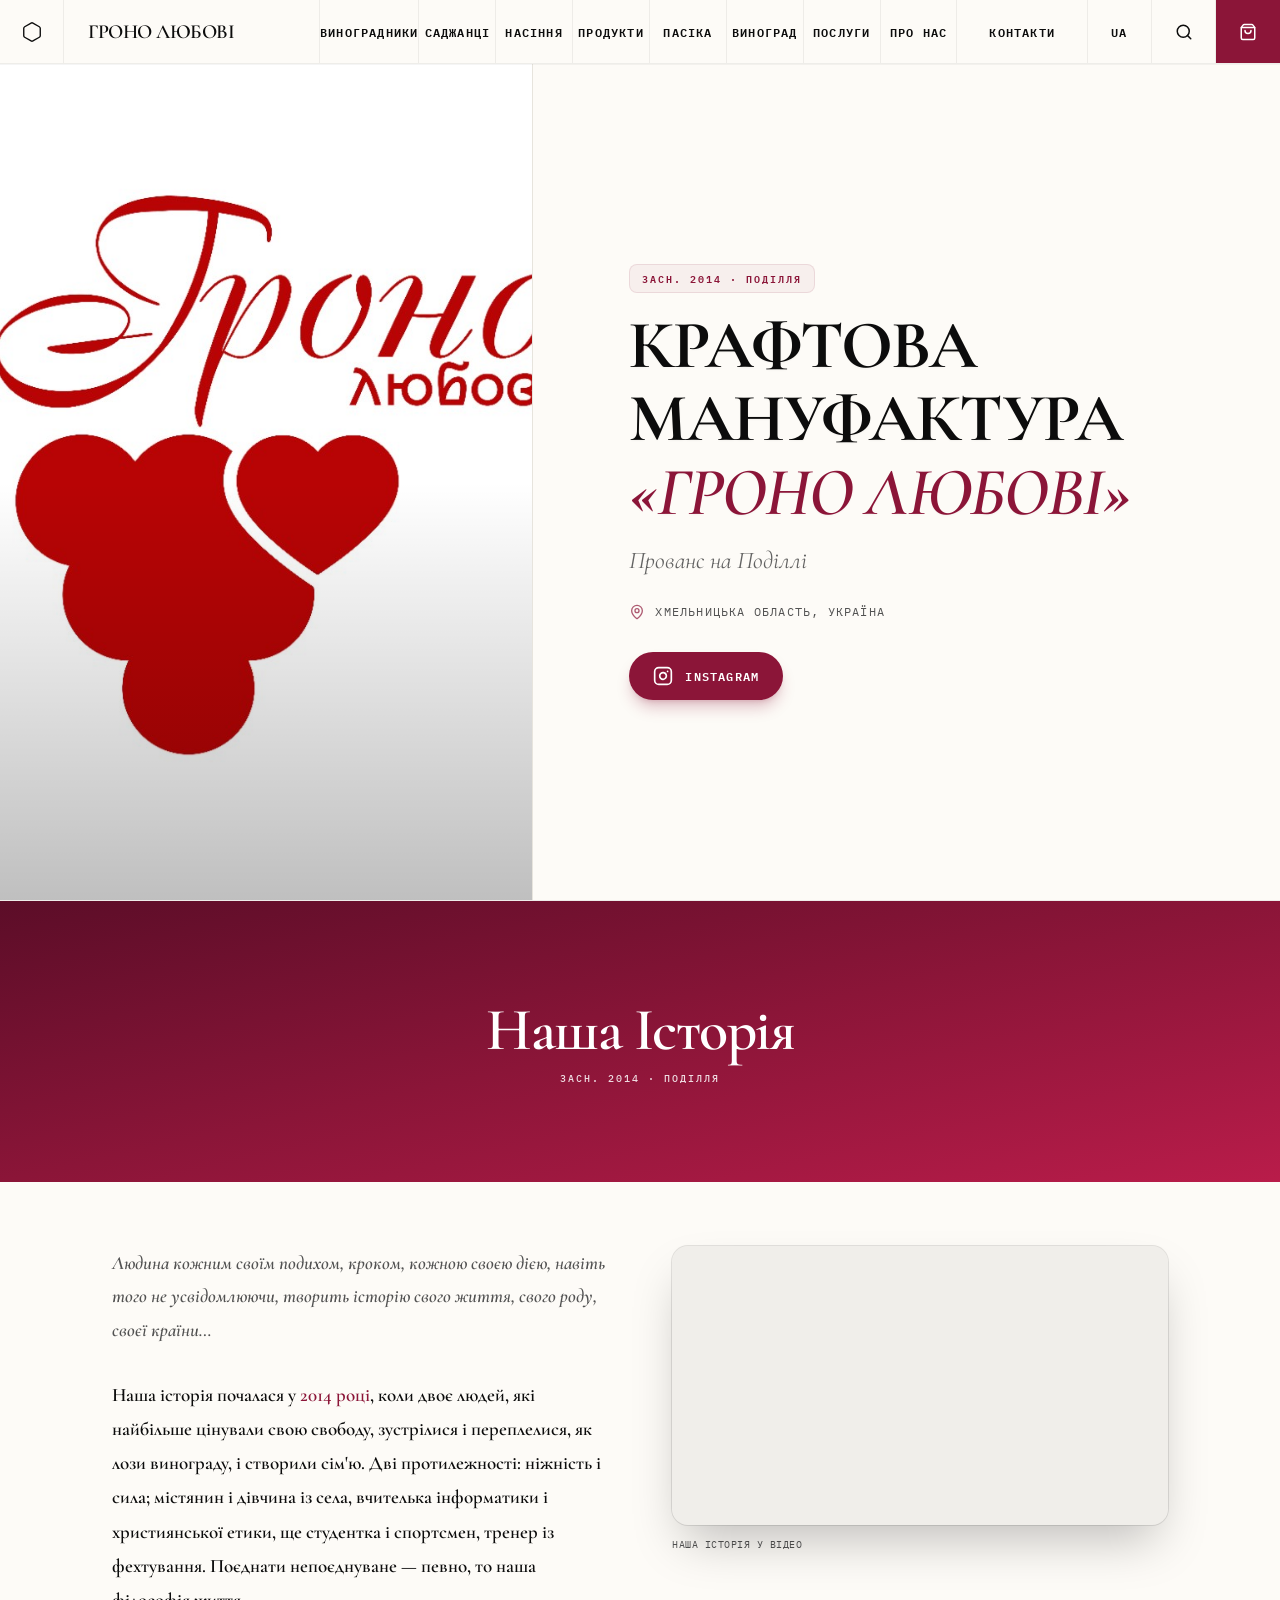
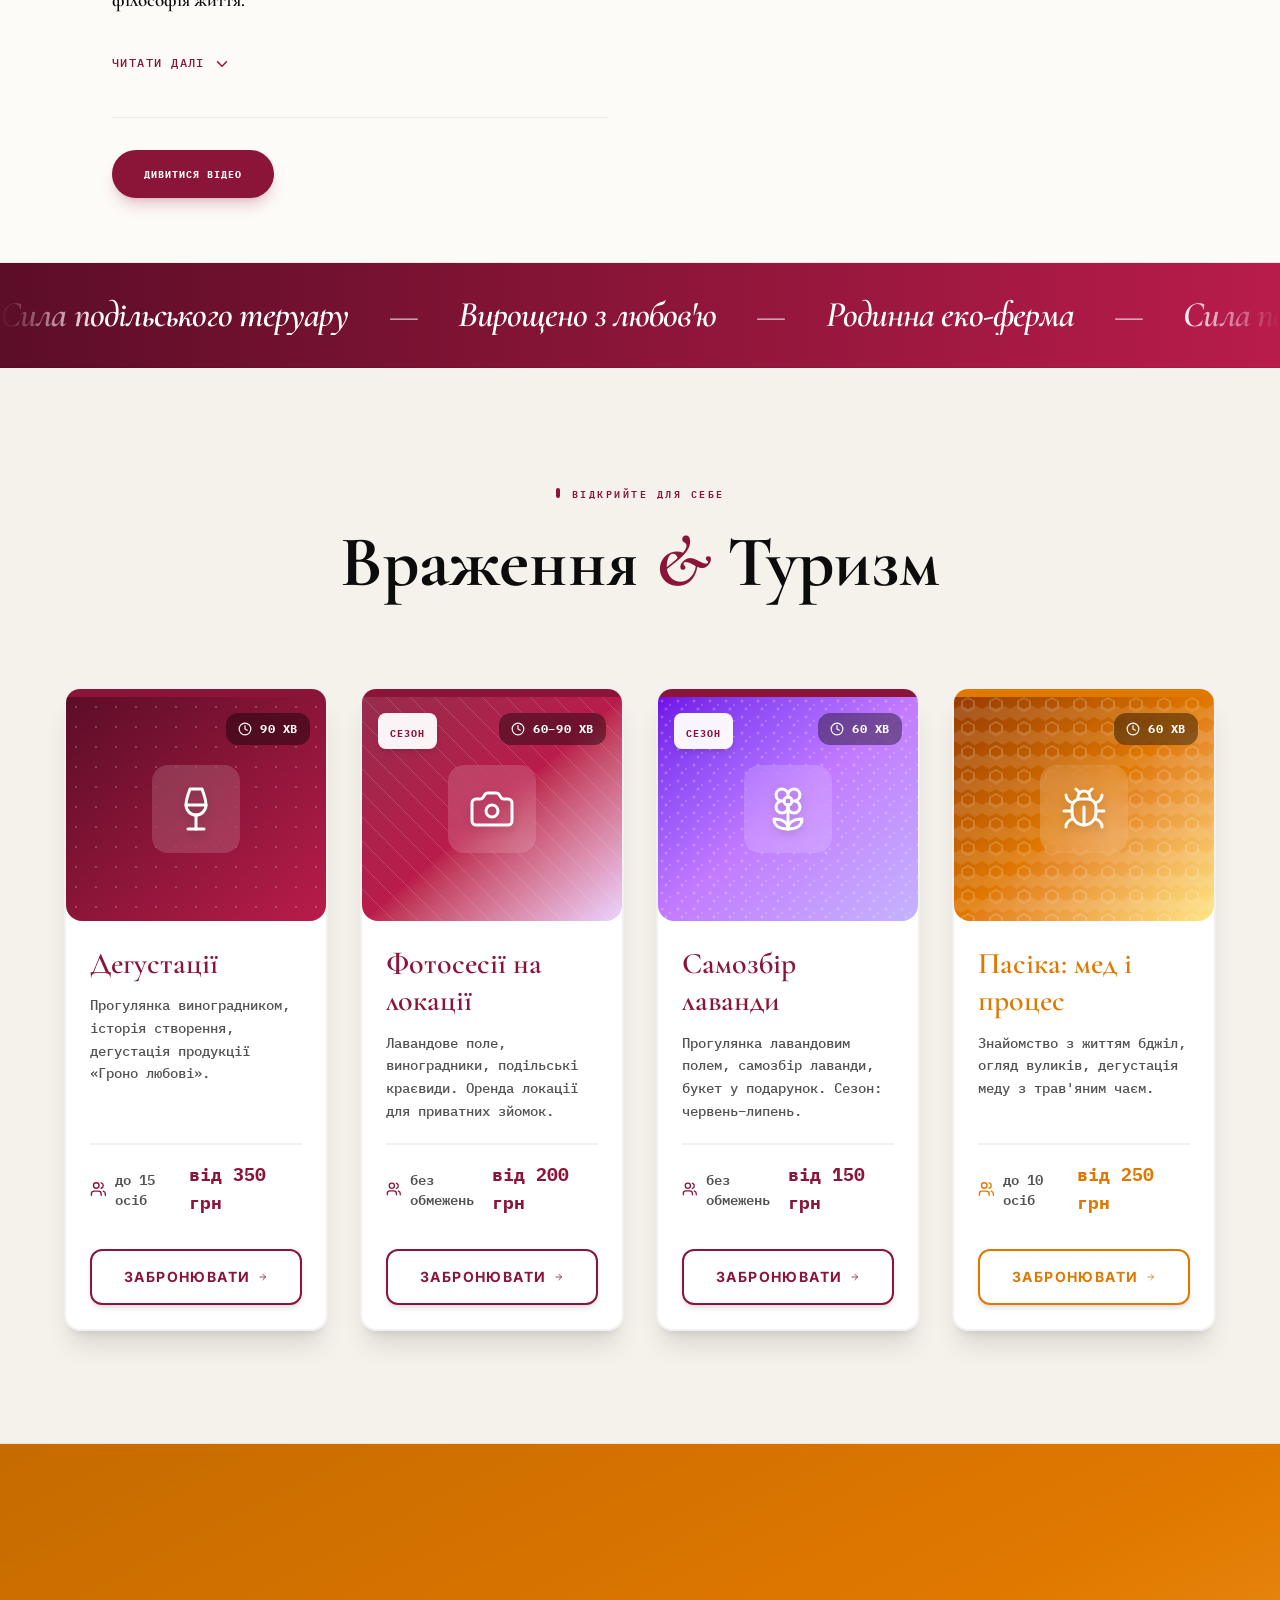
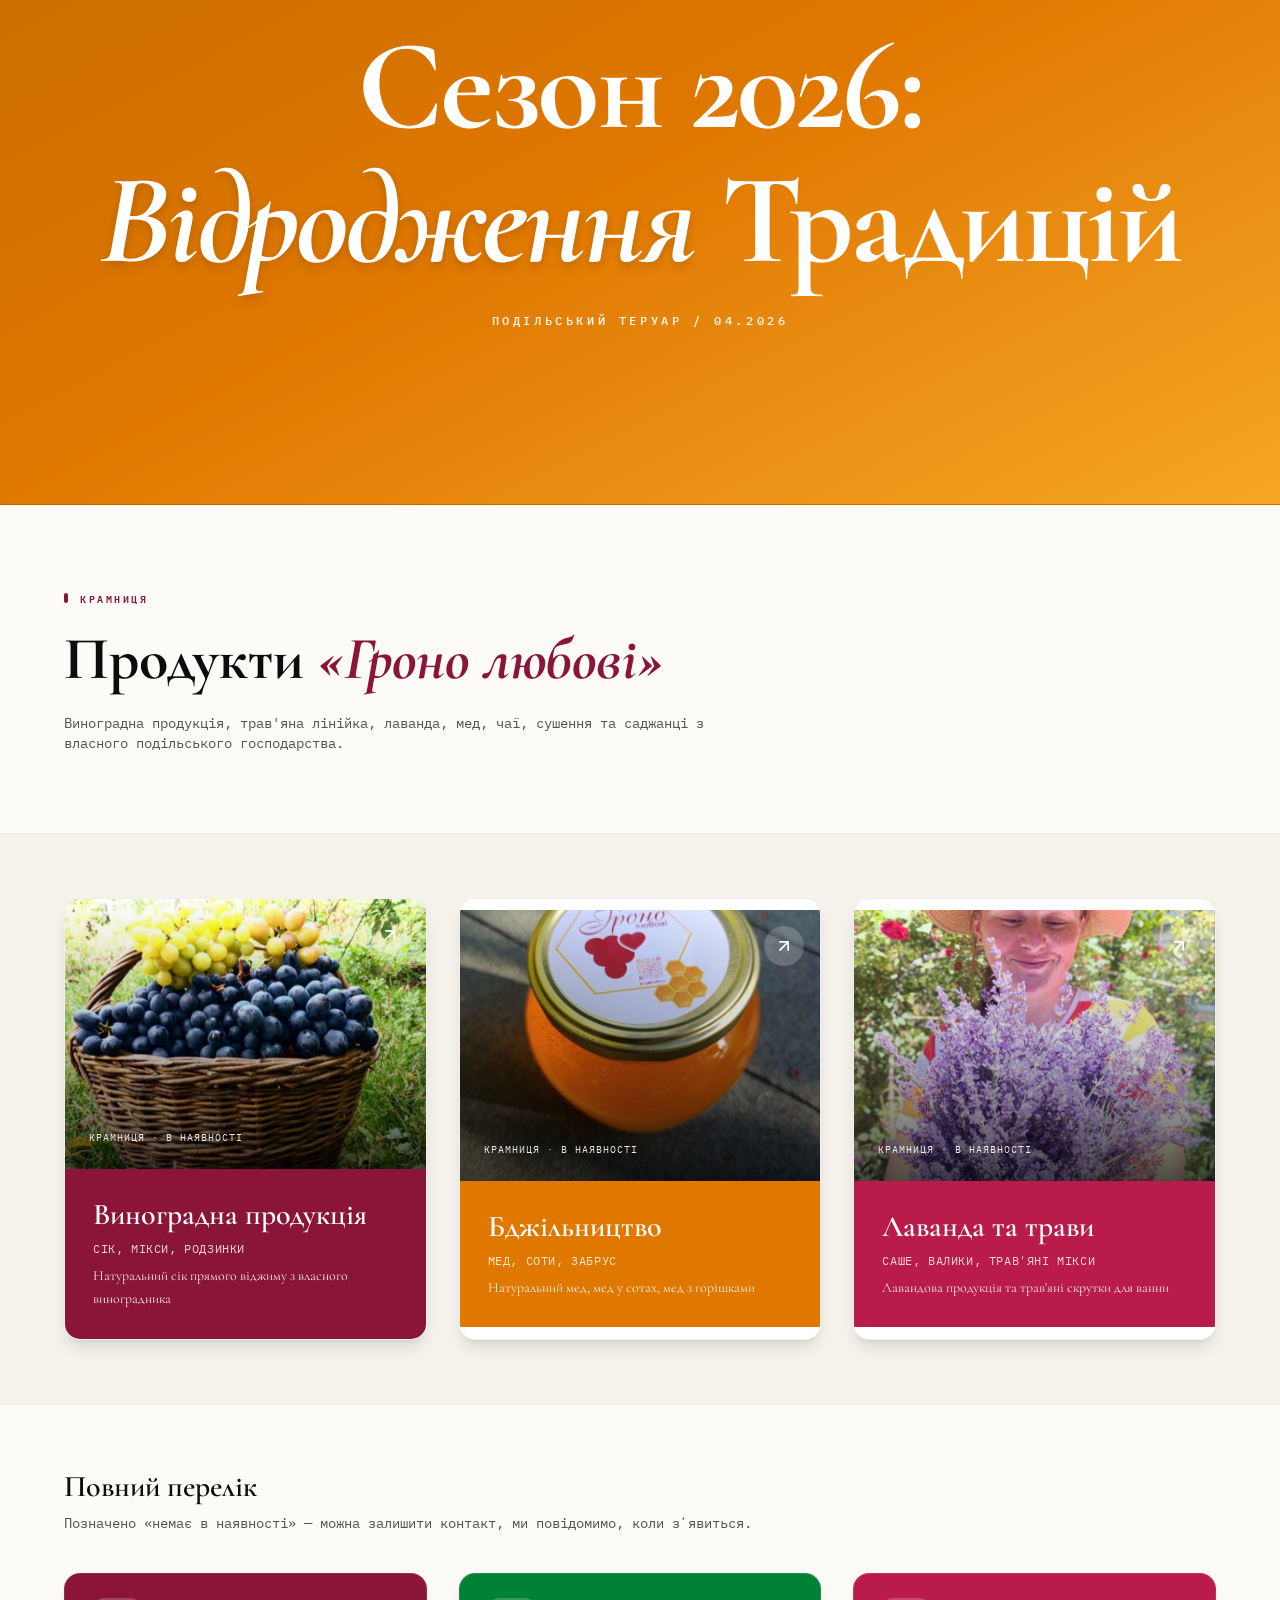
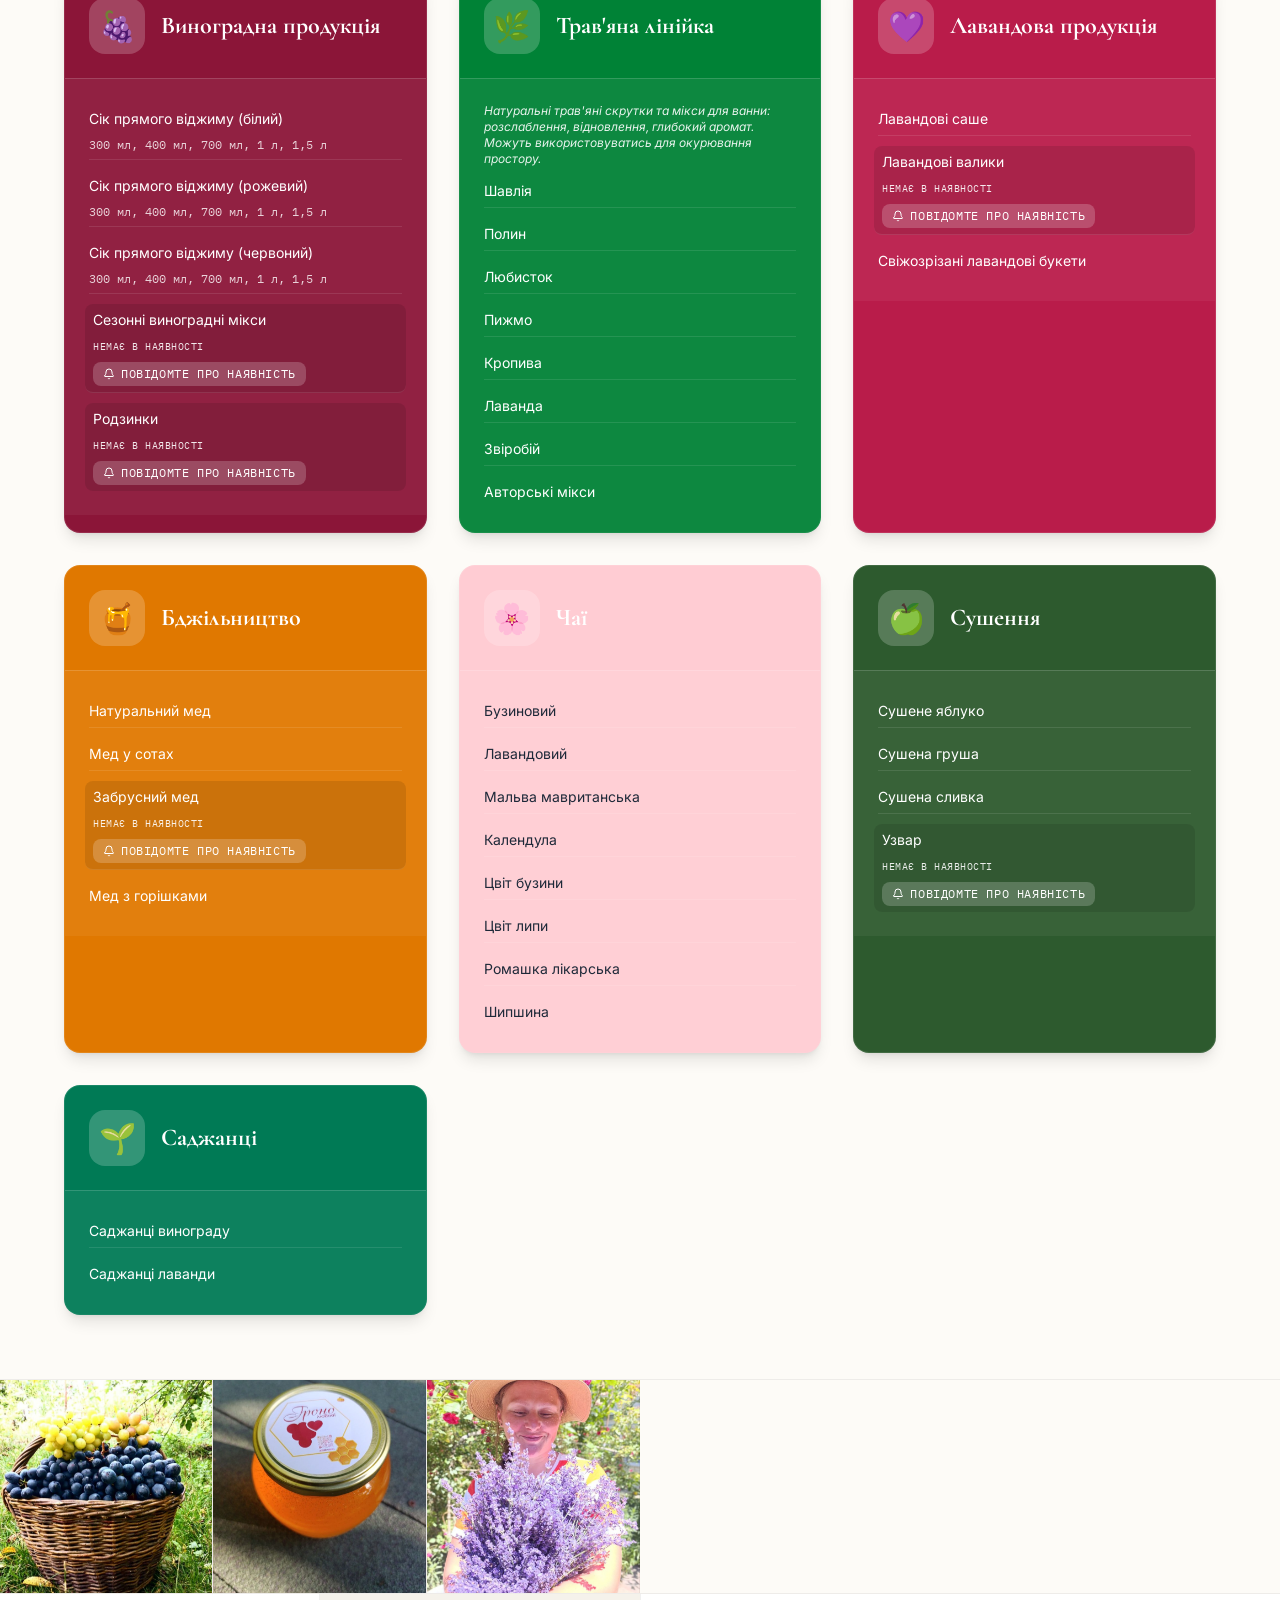
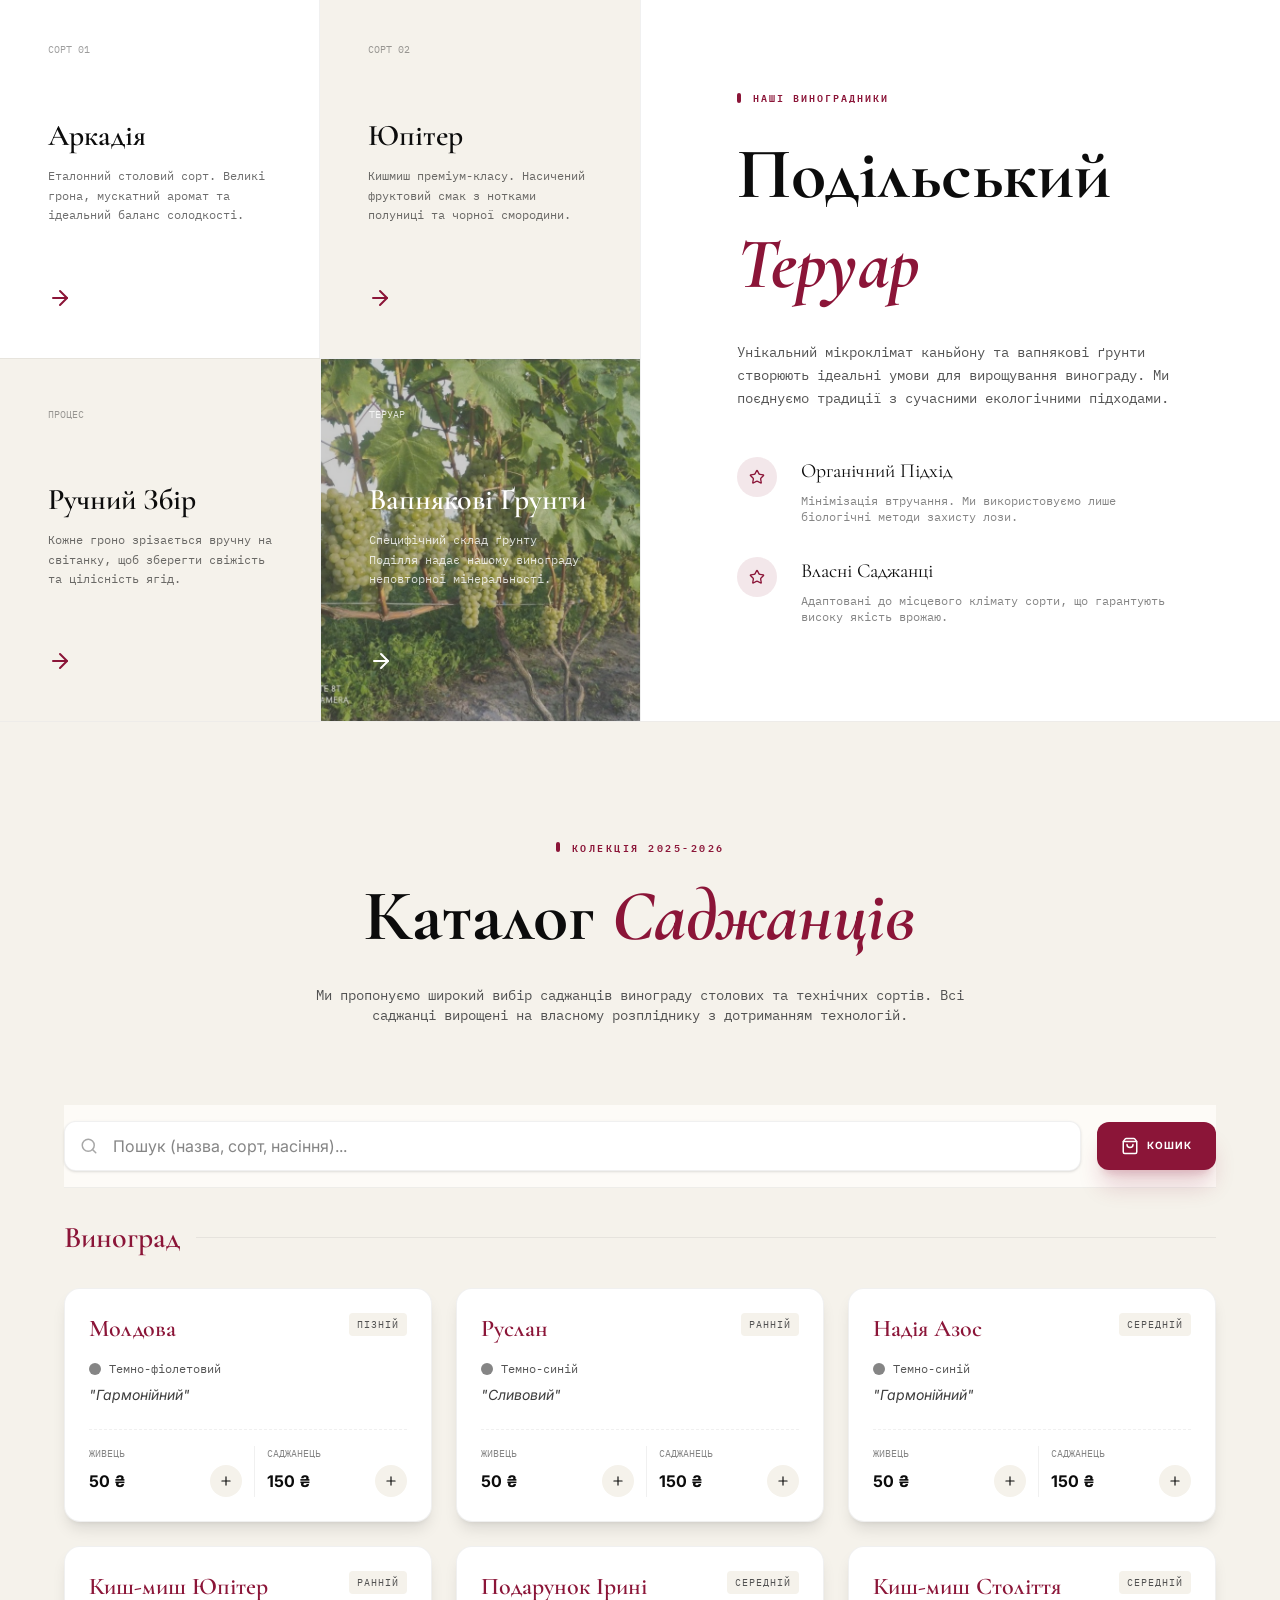
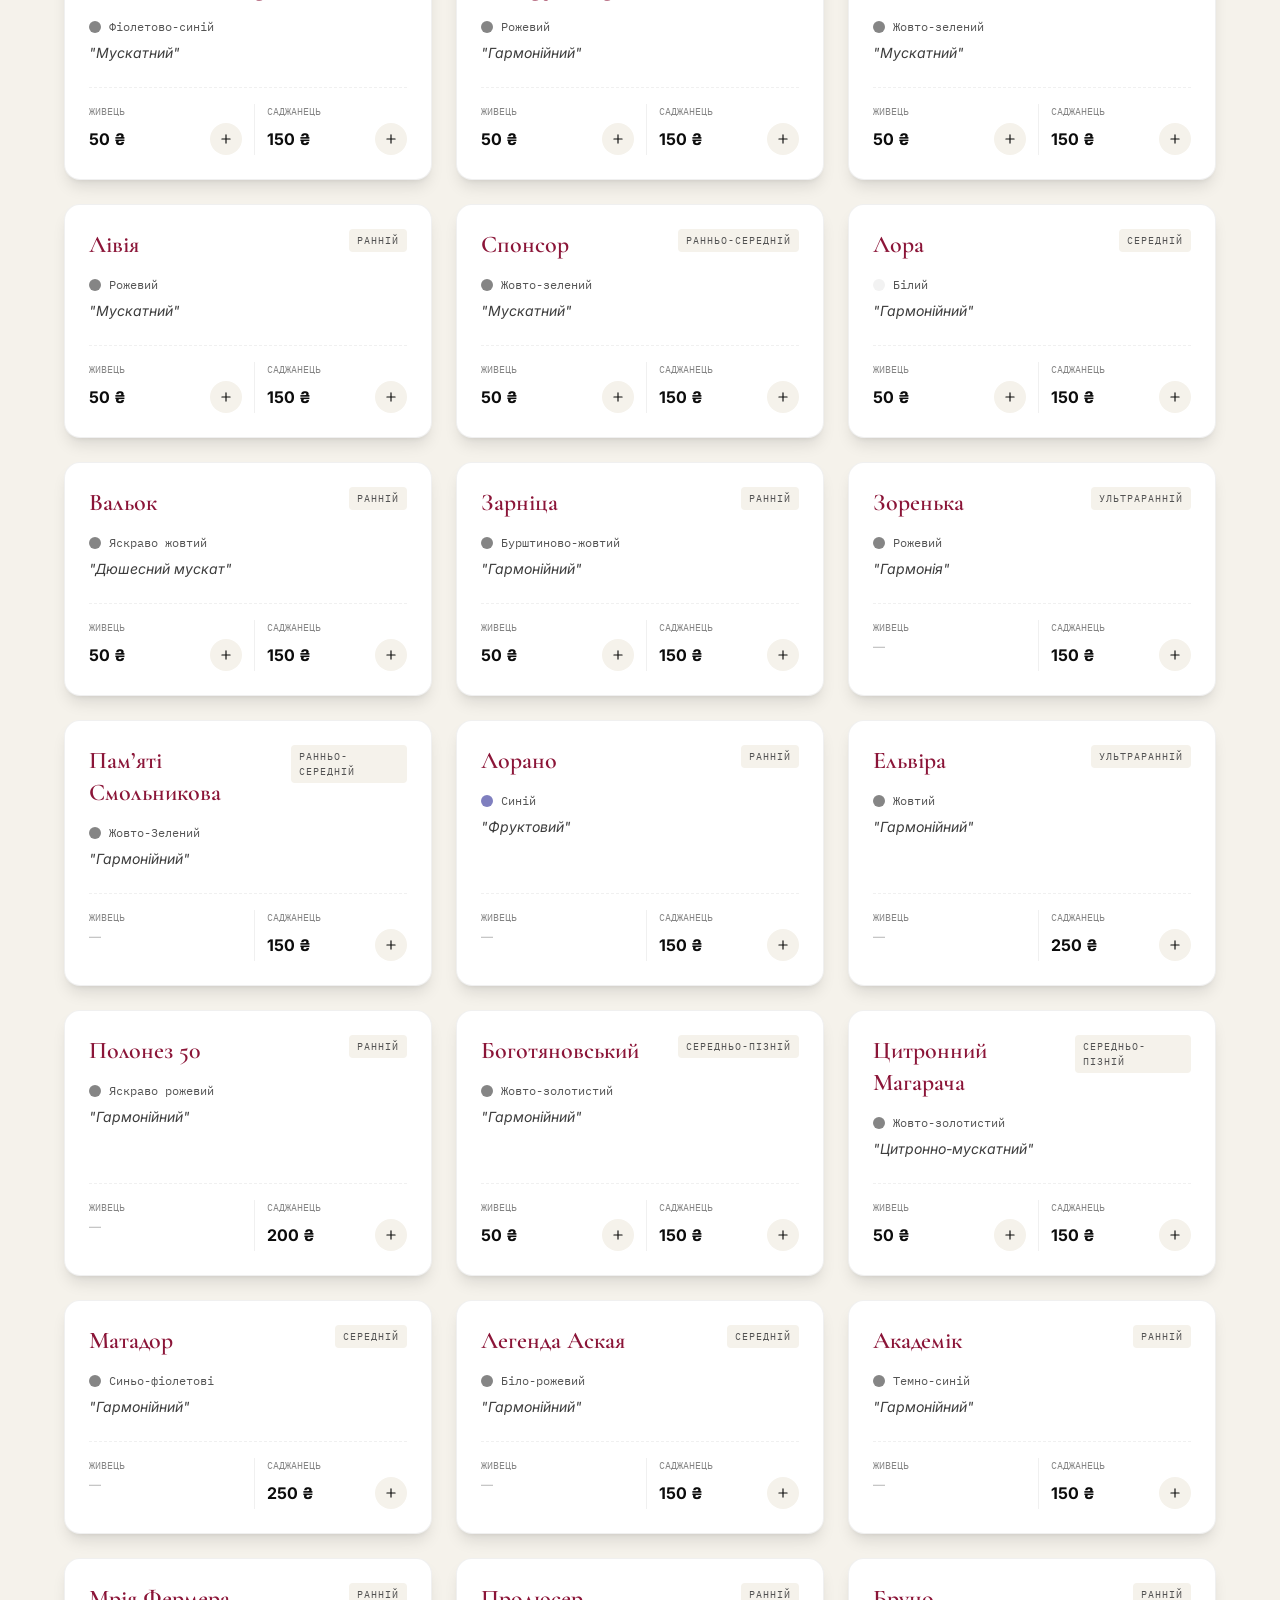
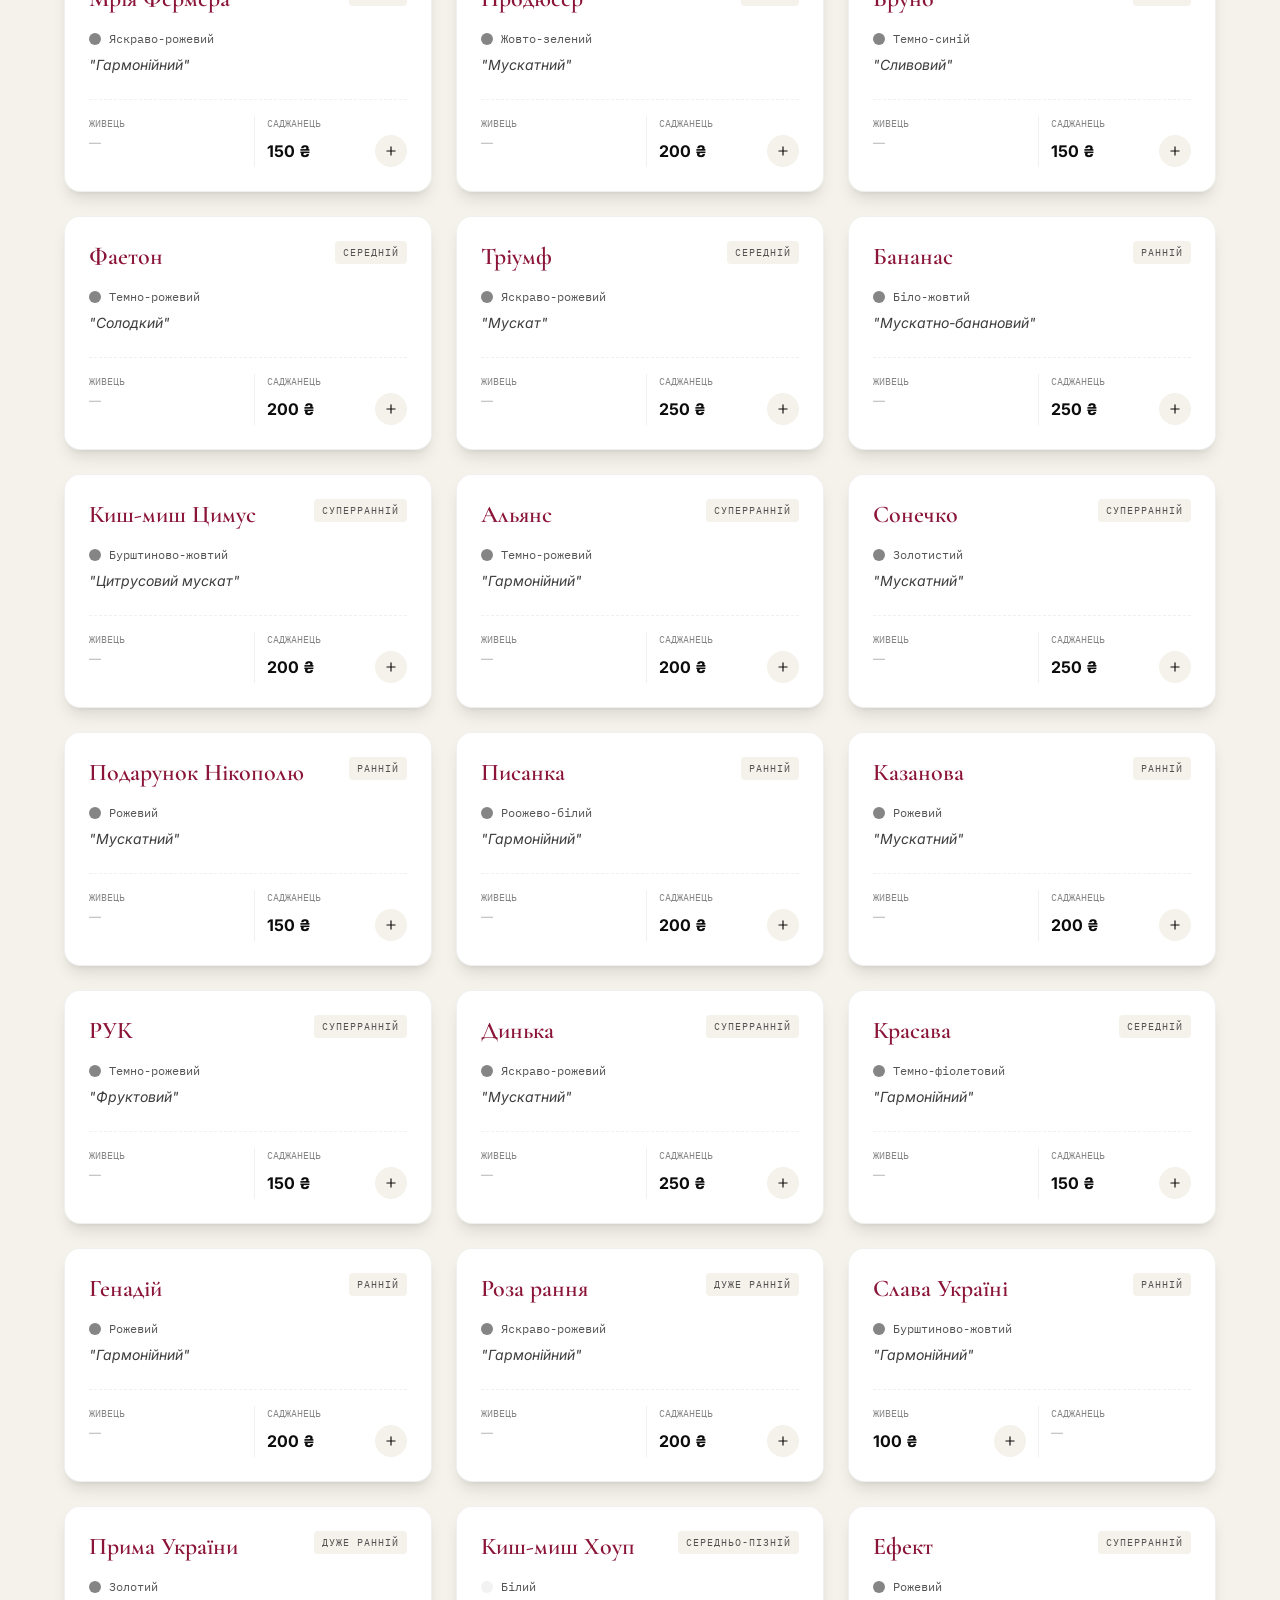
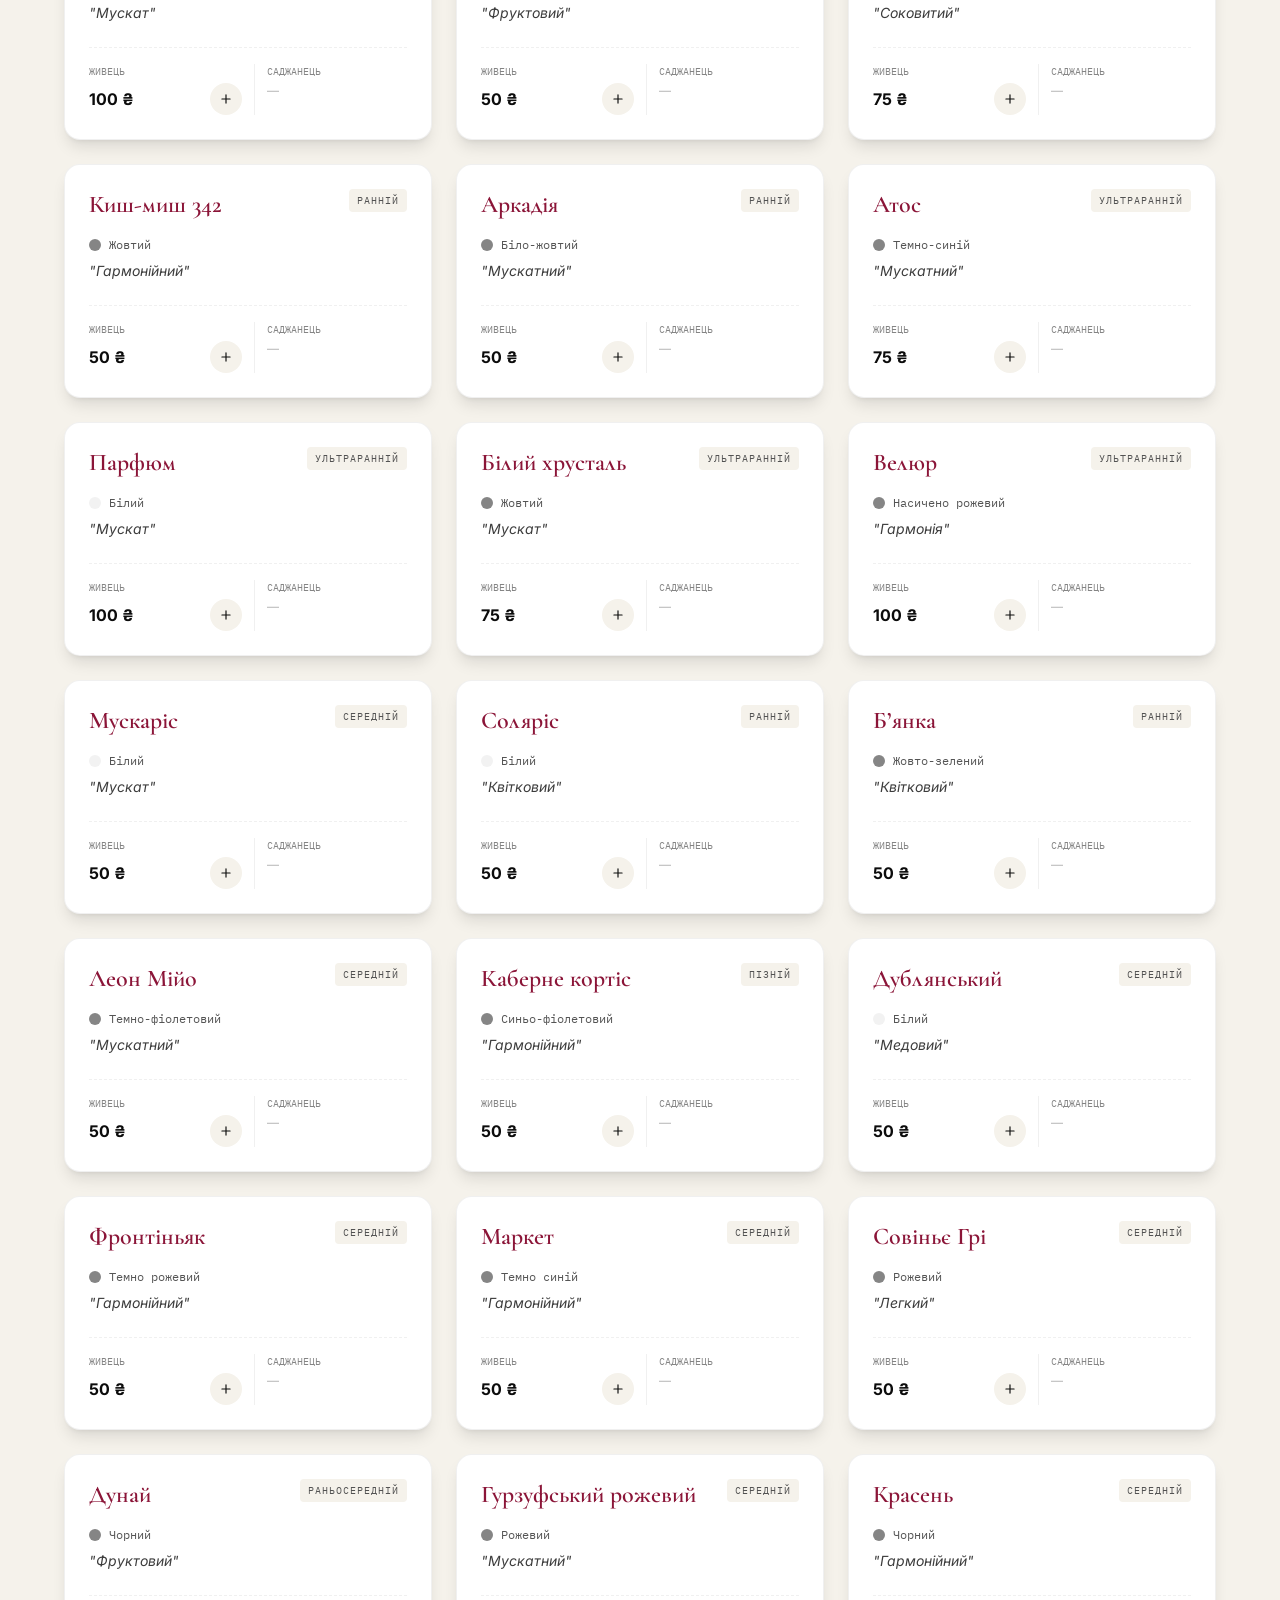
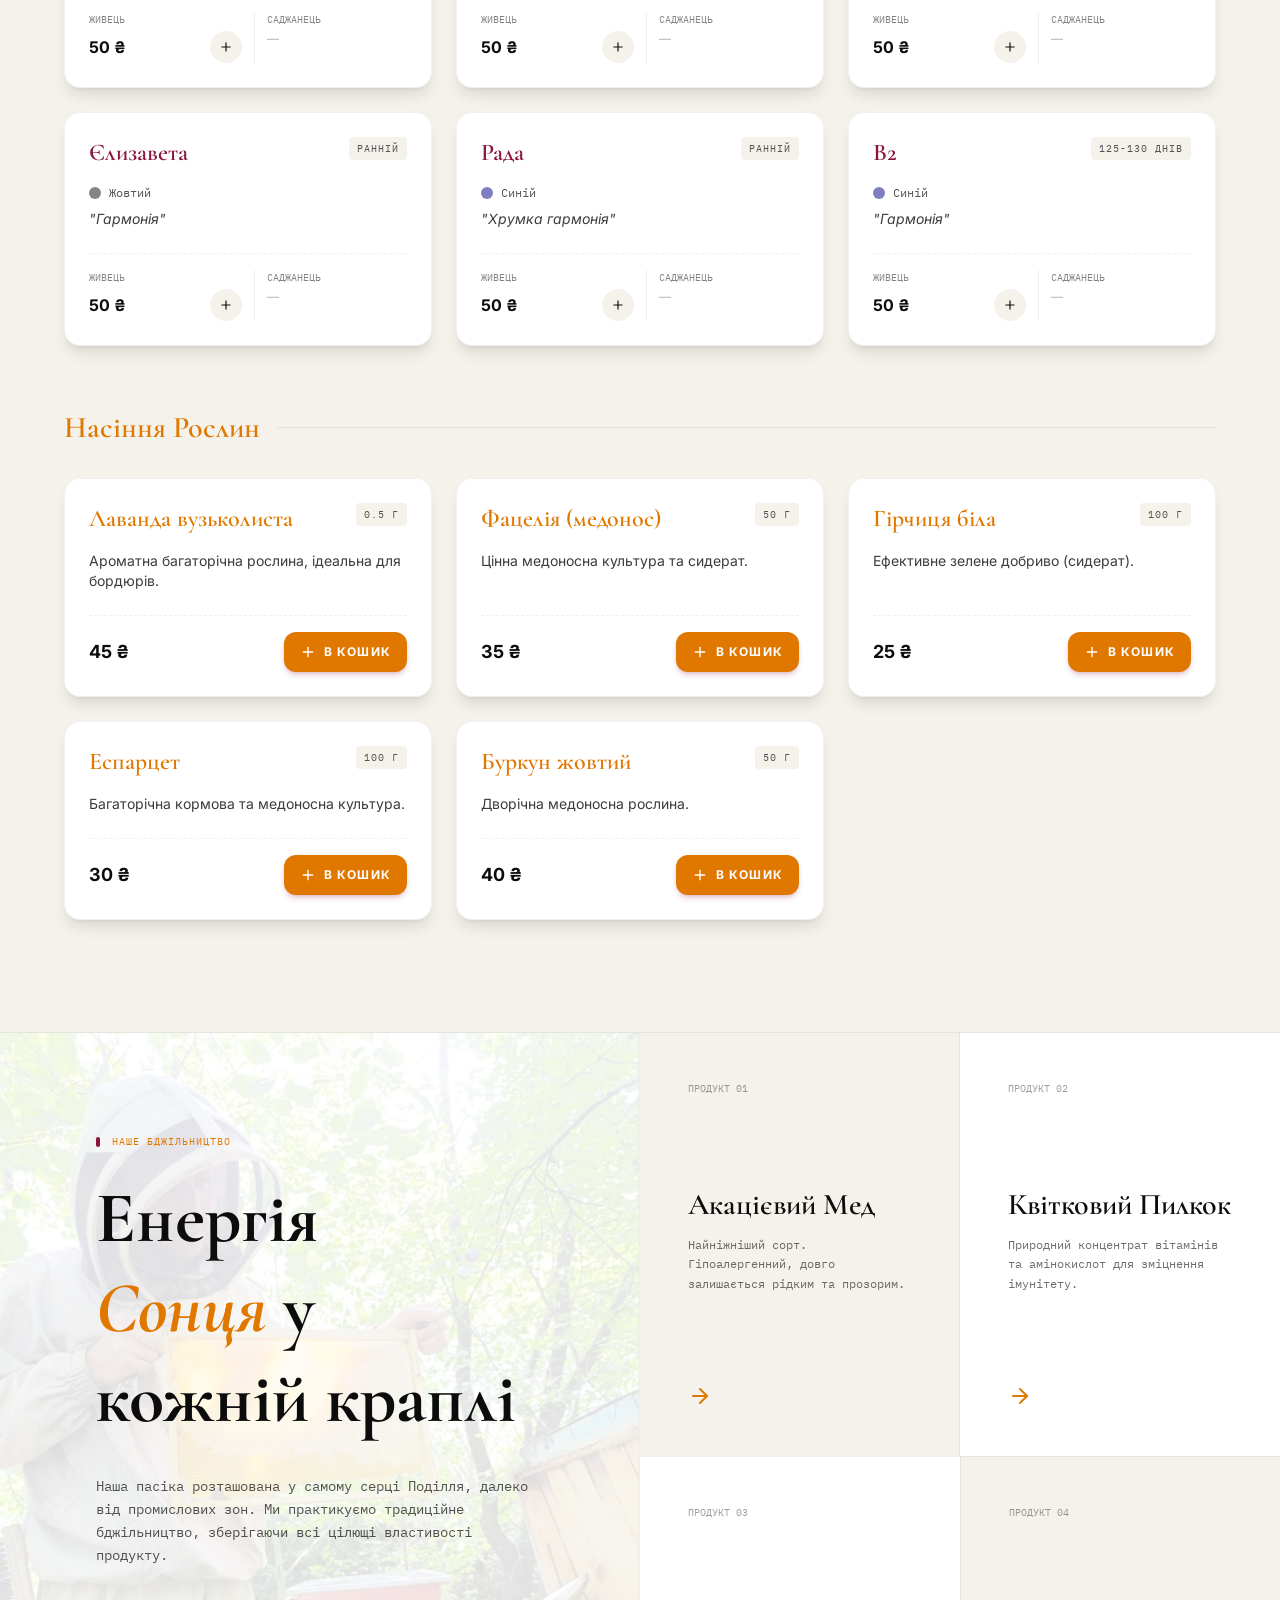
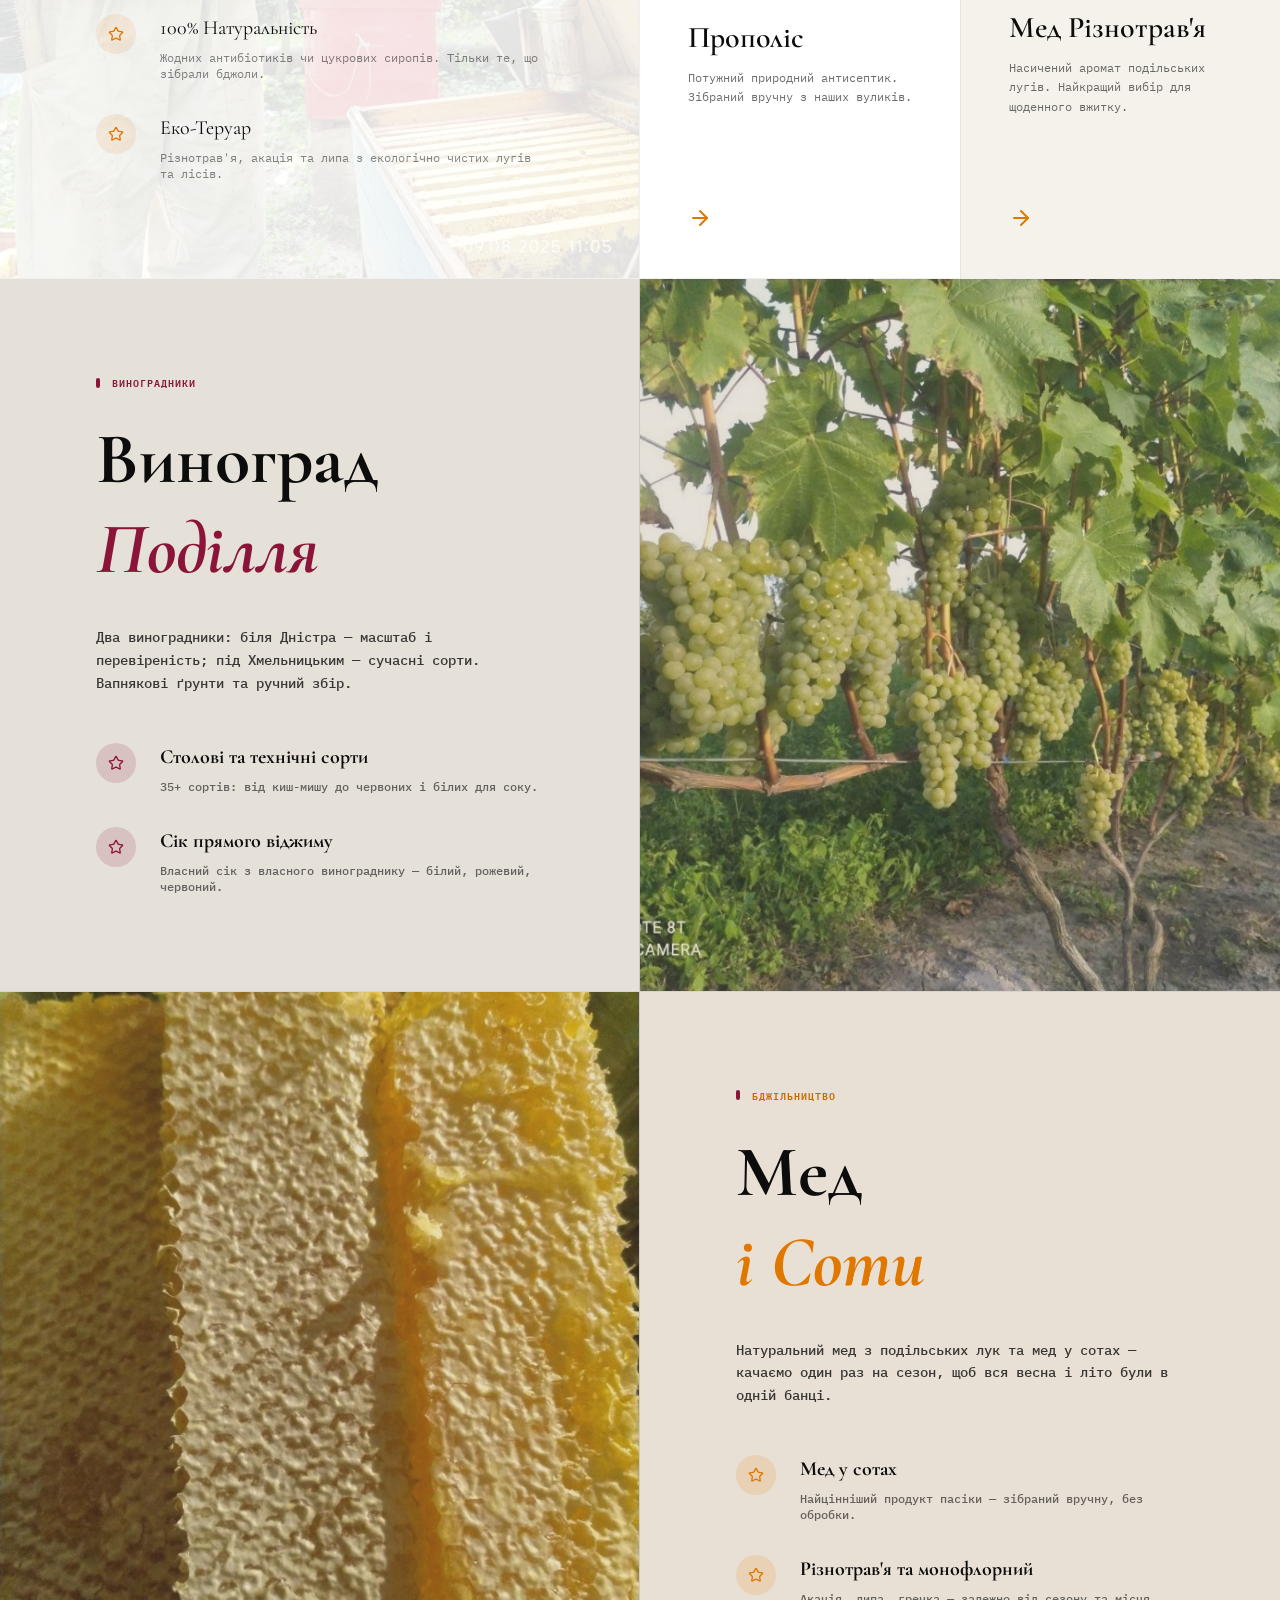
<file: index.html>
<!doctype html>
<html lang="uk">
  <head>
    <meta charset="UTF-8" />
    <meta name="viewport" content="width=device-width, initial-scale=1.0, viewport-fit=cover" />
    <meta name="description" content="Гроно любові — крафтова мануфактура на Поділлі: виноградний сік, мед, лаванда, трав'яні мікси, чаї, саджанці. Дегустації та фотосесії." />
    <meta property="og:title" content="Гроно любові | Крафтова мануфактура — Поділля" />
    <meta property="og:description" content="Виноградний сік, мед, лаванда, трав'яні мікси, чаї, саджанці. Дегустації та фотосесії на Поділлі." />
    <meta property="og:type" content="website" />
    <meta property="og:locale" content="uk_UA" />
    <title>Гроно любові | Крафтова мануфактура — Поділля</title>
    <link rel="icon" type="image/svg+xml" href="data:image/svg+xml,%3Csvg xmlns='http://www.w3.org/2000/svg' viewBox='0 0 32 32'%3E%3Cpath fill='%238B1538' d='M16 4L4 10v12l12 6 12-6V10L16 4z'/%3E%3C/svg%3E" />
    <link rel="preconnect" href="https://fonts.googleapis.com">
    <link rel="preconnect" href="https://fonts.gstatic.com" crossorigin>
    <link href="https://fonts.googleapis.com/css2?family=Cormorant+Garamond:ital,wght@0,300;0,400;0,500;0,600;0,700;1,400;1,500&family=IBM+Plex+Mono:wght@300;400;500;600&family=Inter:wght@300;400;500;600;700&display=swap" rel="stylesheet">
    <script type="module" crossorigin src="/assets/index-DIcVvFia.js"></script>
    <link rel="stylesheet" crossorigin href="/assets/index-BBapoSro.css">
  </head>
  <body>
    <div id="root"></div>
    <script>
      (function() {
        function applyContent(data) {
          if (!data || !data.hero || !data.hero.image) return;
          var heroSrc = data.hero.image;
          if (heroSrc.indexOf('http') !== 0 && heroSrc.indexOf('/') !== 0) heroSrc = '/' + heroSrc;
          var heroImg = document.querySelector('img[src*="grapes-vine-closeup"]') || document.querySelector('#root section img');
          if (heroImg) heroImg.src = heroSrc;
        }
        function run() {
          fetch('content/site-content.json').then(function(r) { return r.ok ? r.json() : null; }).catch(function() { return null; }).then(applyContent);
        }
        if (document.readyState === 'complete') setTimeout(run, 100);
        else window.addEventListener('load', function() { setTimeout(run, 100); });
      })();
    </script>
  </body>
</html>
</file>
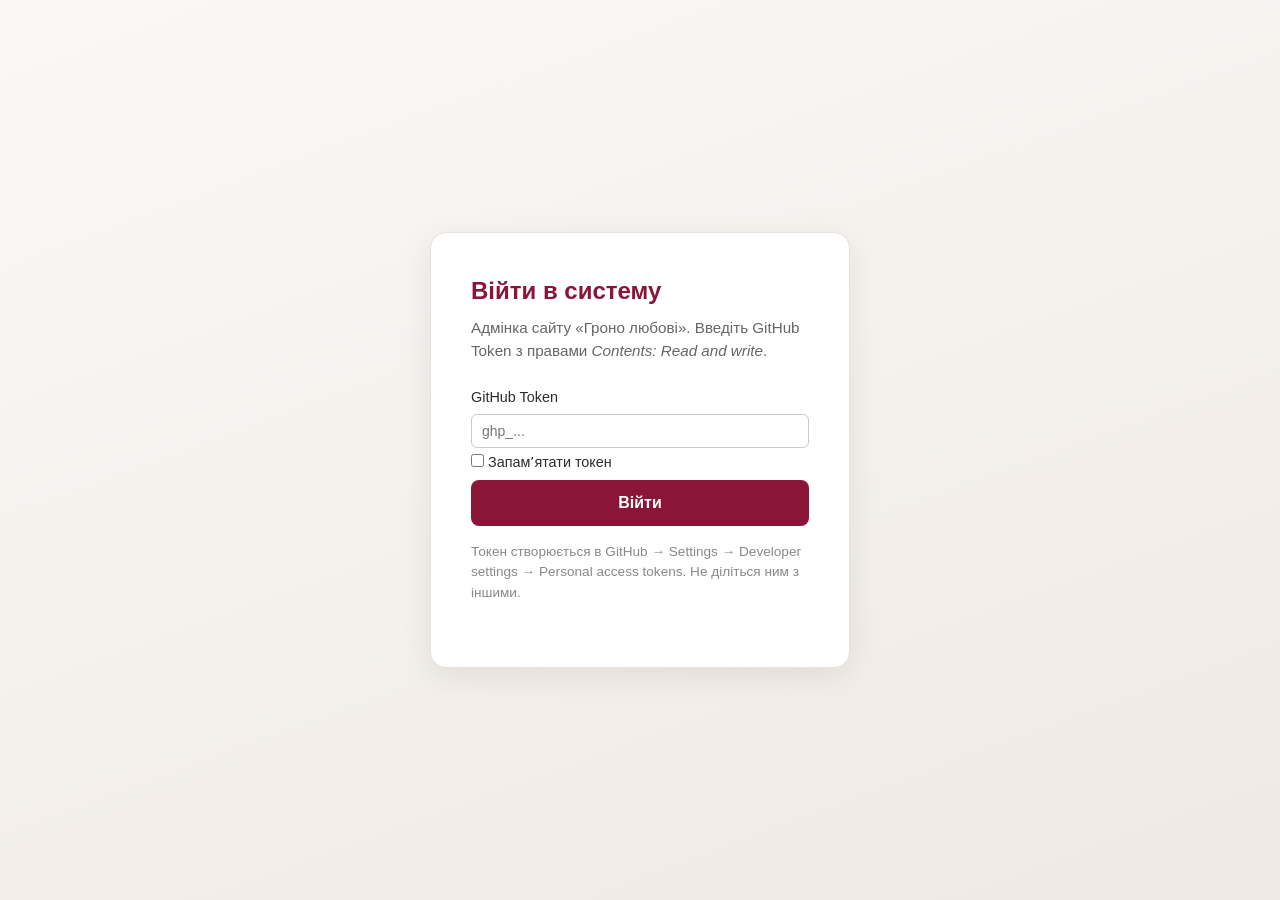
<file: admin/index.html>
<!DOCTYPE html>
<html lang="uk">
<head>
  <meta charset="UTF-8" />
  <meta name="viewport" content="width=device-width, initial-scale=1" />
  <meta name="robots" content="noindex" />
  <title>Адмінка — Гроно любові</title>
  <style>
    * { box-sizing: border-box; }
    body { font-family: -apple-system, BlinkMacSystemFont, 'Segoe UI', Roboto, sans-serif; margin: 0; background: #f5f0eb; color: #2c2c2c; line-height: 1.5; }
    /* Екран входу */
    #loginScreen { min-height: 100vh; display: flex; align-items: center; justify-content: center; padding: 24px; background: linear-gradient(160deg, #faf8f6 0%, #efe9e3 100%); }
    #loginScreen.hidden { display: none; }
    .login-card { background: #fff; border-radius: 16px; padding: 40px; max-width: 420px; width: 100%; box-shadow: 0 8px 32px rgba(0,0,0,0.08); border: 1px solid #e8e2dc; }
    .login-card h1 { margin: 0 0 8px; font-size: 1.5rem; color: #8B1538; }
    .login-card p { margin: 0 0 24px; color: #666; font-size: 0.95rem; }
    .login-card label { display: block; margin-bottom: 6px; font-size: 0.9rem; font-weight: 500; }
    .login-card input { width: 100%; padding: 12px 14px; border: 1px solid #d0c8c0; border-radius: 8px; font-size: 15px; margin-bottom: 20px; }
    .login-card input:focus { outline: none; border-color: #8B1538; box-shadow: 0 0 0 2px rgba(139,21,56,0.15); }
    .login-card button { width: 100%; padding: 14px; border: none; border-radius: 8px; font-size: 16px; font-weight: 600; cursor: pointer; background: #8B1538; color: #fff; }
    .login-card button:hover { background: #70122e; }
    .login-card .help { margin-top: 16px; font-size: 0.85rem; color: #888; }
    .login-card .help a { color: #8B1538; }
    #loginError { margin-top: 12px; padding: 10px; border-radius: 8px; background: #ffebee; color: #c62828; font-size: 0.9rem; display: none; }
    .login-remember { margin: -8px 0 16px; font-size: 0.9rem; font-weight: normal; display: flex; align-items: center; gap: 8px; }
    .login-remember input { width: auto; margin: 0; }
    /* Основна адмінка */
    #adminPanel { display: none; min-height: 100vh; }
    #adminPanel.visible { display: block; }
    .layout { display: flex; min-height: 100vh; }
    .sidebar { width: 340px; min-width: 300px; padding: 24px; background: #fff; border-right: 1px solid #e0d9d2; overflow-y: auto; }
    .main { flex: 1; padding: 24px; overflow-y: auto; }
    .sidebar h1 { font-size: 1.25rem; margin: 0 0 20px; color: #8B1538; }
    .sidebar h2 { font-size: 1rem; margin: 20px 0 10px; font-weight: 600; }
    .step { margin-bottom: 16px; padding: 12px; background: #faf8f6; border-radius: 8px; border-left: 3px solid #8B1538; }
    .step strong { display: block; margin-bottom: 4px; }
    .step span { font-size: 0.9rem; color: #555; }
    label { display: block; margin-bottom: 4px; font-size: 0.85rem; font-weight: 500; }
    input[type="text"], input[type="password"], textarea { width: 100%; padding: 8px 10px; border: 1px solid #d0c8c0; border-radius: 6px; font-size: 14px; margin-bottom: 12px; }
    textarea { min-height: 80px; resize: vertical; }
    button { padding: 10px 16px; border-radius: 6px; font-size: 14px; cursor: pointer; border: none; }
    .btn-primary { background: #8B1538; color: #fff; }
    .btn-primary:hover { background: #70122e; }
    .btn-secondary { background: #e8e2dc; color: #333; margin-left: 8px; }
    .btn-secondary:hover { background: #ddd6ce; }
    .btn-small { padding: 6px 10px; font-size: 12px; }
    .btn-link { background: none; color: #8B1538; text-decoration: underline; margin-left: 0; }
    .info-box { font-size: 0.85rem; color: #555; background: #faf8f6; padding: 12px; border-radius: 8px; margin: 12px 0; }
    .info-box strong { color: #333; }
    .repo-row { font-size: 0.8rem; margin: 4px 0; word-break: break-all; }
    .editor-card { background: #fff; border-radius: 8px; padding: 24px; margin-bottom: 24px; box-shadow: 0 1px 3px rgba(0,0,0,0.06); }
    .editor-card h2 { margin-top: 0; }
    .section-select { display: flex; gap: 12px; flex-wrap: wrap; align-items: center; margin-bottom: 20px; }
    select { padding: 8px 12px; border: 1px solid #d0c8c0; border-radius: 6px; font-size: 14px; min-width: 160px; }
    .field { margin-bottom: 16px; }
    .field-with-preview { display: flex; gap: 12px; align-items: flex-start; }
    .field-with-preview input { flex: 1; }
    .img-preview { width: 80px; height: 80px; object-fit: cover; border-radius: 8px; border: 1px solid #e0d9d2; background: #f5f0eb; }
    .img-preview-lg { width: 100%; max-width: 280px; max-height: 180px; object-fit: cover; border-radius: 8px; border: 1px solid #e0d9d2; background: #f5f0eb; }
    .drop-zone { border: 2px dashed #c0b8b0; border-radius: 8px; padding: 28px; text-align: center; background: #faf8f6; margin: 12px 0; cursor: pointer; transition: background .2s; }
    .drop-zone:hover, .drop-zone.dragover { background: #f0ebe6; border-color: #8B1538; }
    .drop-zone input { display: none; }
    .drop-zone .hint { font-size: 0.85rem; color: #888; margin-top: 8px; }
    .url-output { margin-top: 12px; }
    .url-output input { font-size: 0.85rem; }
    .status { margin-top: 12px; padding: 8px 12px; border-radius: 6px; font-size: 0.9rem; }
    .status.success { background: #e8f5e9; color: #2e7d32; }
    .status.error { background: #ffebee; color: #c62828; }
    .status.info { background: #e3f2fd; color: #1565c0; }
    .mb-0 { margin-bottom: 0; }
    .mt-16 { margin-top: 16px; }
    .logout-row { margin-top: 24px; padding-top: 16px; border-top: 1px solid #e8e2dc; }
    .deploy-status { margin-top: 16px; padding: 12px; background: #f5f8fa; border-radius: 8px; font-size: 0.85rem; }
    .deploy-status h3 { margin: 0 0 8px; font-size: 0.9rem; }
    .deploy-status .line { margin: 4px 0; }
    .deploy-status .badge { display: inline-block; padding: 2px 8px; border-radius: 4px; font-size: 0.8rem; font-weight: 600; }
    .deploy-status .badge.built { background: #e8f5e9; color: #2e7d32; }
    .deploy-status .badge.building { background: #fff3e0; color: #e65100; }
    .deploy-status .badge.unknown { background: #eceff1; color: #546e7a; }
    .recent-uploads { margin-top: 16px; }
    .recent-uploads h3 { font-size: 0.9rem; margin: 0 0 8px; }
    .upload-item { display: flex; align-items: center; gap: 8px; margin-bottom: 8px; font-size: 0.85rem; }
    .upload-item input { flex: 1; margin: 0; font-size: 12px; }
    .insert-btns { display: flex; flex-wrap: wrap; gap: 6px; margin-top: 4px; }
    .tabs { display: flex; gap: 4px; margin-bottom: 16px; border-bottom: 1px solid #e0d9d2; }
    .tabs button { border-radius: 8px 8px 0 0; margin: 0; background: transparent; color: #666; }
    .tabs button.active { background: #faf8f6; color: #8B1538; font-weight: 600; }
    .raw-json { font-family: monospace; font-size: 12px; min-height: 200px; }
    .item-block { border: 1px solid #e0d9d2; border-radius: 8px; padding: 12px; margin-bottom: 12px; background: #faf8f6; position: relative; }
    .item-block .remove-item { position: absolute; top: 8px; right: 8px; padding: 4px 8px; font-size: 12px; }
    .item-block .field-with-preview { display: flex; gap: 12px; align-items: flex-start; }
    .item-block .field-with-preview input { flex: 1; }
    .item-block .img-preview { width: 100px; height: 100px; object-fit: cover; border-radius: 8px; border: 1px solid #e0d9d2; background: #f5f0eb; flex-shrink: 0; }
    .add-item-btn { margin-top: 8px; }
    .quick-assign { display: flex; flex-wrap: wrap; gap: 8px; margin-top: 12px; }
    .quick-assign .btn-primary { margin: 0; }
    .paste-url-row { display: flex; gap: 8px; align-items: center; flex-wrap: wrap; margin-top: 8px; }
    .paste-url-row input { flex: 1; min-width: 200px; margin: 0; }
    .upload-thumb { width: 48px; height: 48px; object-fit: cover; border-radius: 6px; flex-shrink: 0; }
    .upload-item { align-items: flex-start; }
    @media (max-width: 900px) { .layout { flex-direction: column; } .sidebar { width: 100%; border-right: none; border-bottom: 1px solid #e0d9d2; } }
  </style>
</head>
<body>
  <!-- Екран входу -->
  <div id="loginScreen">
    <div class="login-card">
      <h1>Війти в систему</h1>
      <p>Адмінка сайту «Гроно любові». Введіть GitHub Token з правами <em>Contents: Read and write</em>.</p>
      <label for="loginToken">GitHub Token</label>
      <input type="password" id="loginToken" placeholder="ghp_..." autocomplete="off" />
      <label class="login-remember"><input type="checkbox" id="loginRemember" /> Запамʼятати токен</label>
      <button type="button" id="btnLogin">Війти</button>
      <div id="loginError"></div>
      <p class="help">Токен створюється в GitHub → Settings → Developer settings → Personal access tokens. Не діліться ним з іншими.</p>
    </div>
  </div>

  <!-- Основна панель (після входу) -->
  <div id="adminPanel">
    <div class="layout">
      <aside class="sidebar">
        <h1>Адмінка — Гроно любові</h1>

        <h2>Крок 1: Завантажити контент</h2>
        <div class="step">
          <strong>Натисніть «Завантажити з GitHub».</strong>
          <span>Контент підхопиться з репозиторію.</span>
        </div>
        <button type="button" class="btn-primary" id="btnLoad">Завантажити з GitHub</button>

        <h2>Крок 2: Редагувати</h2>
        <div class="step">
          <strong>Оберіть розділ і змініть поля справа.</strong>
          <span>Можна редагувати всі дрібниці: тексти, посилання, зображення.</span>
        </div>

        <h2>Крок 3: Зберегти</h2>
        <div class="step">
          <strong>Натисніть «Зберегти в GitHub».</strong>
          <span>Контент збережеться в репо. Головна сторінка зараз показує повний додаток і не підвантажує цей файл — перевірте зміни через «Перегляд збереженого контенту» нижче.</span>
        </div>
        <button type="button" class="btn-primary mt-16" id="btnSave">Зберегти в GitHub</button>

        <h2>Перегляд збереженого контенту</h2>
        <div class="info-box">
          Щоб переконатися, що фото та тексти збереглися правильно, відкрийте сторінку перегляду: вона підвантажує <code>content/site-content.json</code> і показує Hero (зображення та заголовок).
          <br><br>
          <a href="/preview.html" target="_blank" rel="noopener" class="btn-secondary btn-small">Відкрити перегляд збереженого контенту</a>
        </div>

        <h2>Корисне</h2>
        <div class="info-box">
          Фото: завантажуйте в блок «Медіа» — одразу кілька файлів (drag-and-drop або вибір). Потім кнопкою «Вставити в Hero» / «Вставити в Про нас» підставити URL.
          <br><br>
          У полях зображень можна вставляти будь-який URL або шлях, наприклад <code>/images/файл.jpg</code>.
        </div>

        <div class="info-box repo-row">
          <strong>Репозиторій:</strong> <span id="repoDisplay">valentiada / valentiada.github.io</span><br>
          <strong>Ветка:</strong> <span id="branchDisplay">main</span><br>
          <strong>Файл контенту:</strong> <span id="pathDisplay">content/site-content.json</span><br>
          <strong>Папка для фото:</strong> <span id="photoFolderDisplay">images/uploads</span><br>
          <strong>Сайт:</strong> <a href="https://gronoliubovi.fun/" target="_blank" rel="noopener">gronoliubovi.fun</a><br>
          <strong>Адмінка:</strong> <a href="https://gronoliubovi.fun/admin/" target="_blank" rel="noopener">gronoliubovi.fun/admin</a>
        </div>

        <label><input type="checkbox" id="autoLoad" checked /> Автозавантаження контенту при відкритті</label>

        <h2>Статус деплою</h2>
        <div class="deploy-status" id="deployStatus">
          <h3>GitHub Pages</h3>
          <div class="line" id="deployLastCommit">—</div>
          <div class="line" id="deployPagesStatus">—</div>
          <button type="button" class="btn-secondary btn-small mt-16" id="btnDeployStatus">Перевірити статус</button>
        </div>

        <div class="logout-row">
          <button type="button" class="btn-secondary btn-link" id="btnLogout">Вийти з системи</button>
        </div>
      </aside>

      <main class="main">
        <div class="tabs">
          <button type="button" class="tabs-btn active" data-tab="visual">Редактор</button>
          <button type="button" class="tabs-btn" data-tab="raw">JSON</button>
        </div>

        <div id="tabVisual" class="tab-content">
          <div class="editor-card">
            <h2>Контент</h2>
            <div class="section-select">
              <label style="margin-bottom:0;">Розділ</label>
              <select id="section">
                <option value="site">Сайт (meta, OG)</option>
                <option value="hero">Hero</option>
                <option value="about">Про нас</option>
                <option value="footer">Футер</option>
                <option value="products">Товари</option>
                <option value="gallery">Галерея</option>
                <option value="contacts">Контакти</option>
                <option value="social">Соцмережі</option>
              </select>
            </div>
            <div id="editorFields"></div>
            <div id="editorStatus" class="status" style="display:none;"></div>
          </div>

          <div class="editor-card">
            <h2>Медіа: завантаження фото</h2>
            <p style="color:#666;font-size:0.9rem;margin-bottom:12px;"><strong>Як додати нове фото:</strong><br>1) Завантажте файл (перетягніть сюди або натисніть зону) — воно збережеться в репозиторій.<br>2) Натисніть «Використати для Hero» або «Використати для Про нас» — фото одразу підставиться в обраний розділ.<br>3) Натисніть «Зберегти в GitHub» у бічній панелі. Перевірте результат через сторінку «Перегляд збереженого контенту» (головна сторінка поки не використовує цей контент).</p>
            <div class="drop-zone" id="dropZone">
              <input type="file" id="fileInput" accept="image/*" multiple />
              <p style="margin:0;">Перетягніть фото сюди або натисніть, щоб обрати файли</p>
              <span class="hint">JPG, PNG, WebP, GIF. Можна кілька файлів одразу.</span>
            </div>
            <div class="field mt-16">
              <label>Або вставте посилання на фото (URL)</label>
              <div class="paste-url-row">
                <input type="text" id="pasteImageUrl" placeholder="https://... або /images/файл.jpg" />
                <button type="button" class="btn-secondary btn-small" id="btnUseUrlHero">Використати для Hero</button>
                <button type="button" class="btn-secondary btn-small" id="btnUseUrlAbout">Використати для Про нас</button>
              </div>
            </div>
            <div class="recent-uploads" id="recentUploads" style="display:none;">
              <h3>Останні завантаження — натисніть, куди вставити</h3>
              <div id="recentUploadsList"></div>
            </div>
            <div id="uploadStatus" class="status" style="display:none;"></div>
          </div>
        </div>

        <div id="tabRaw" class="tab-content" style="display:none;">
          <div class="editor-card">
            <h2>Сирі дані (JSON)</h2>
            <p style="color:#666;font-size:0.9rem;margin-bottom:12px;">Для складних правок. Змініть JSON, натисніть «Застосувати», потім «Зберегти в GitHub» у бічній панелі.</p>
            <textarea id="rawJson" class="raw-json"></textarea>
            <button type="button" class="btn-secondary mt-16" id="btnApplyRaw">Застосувати JSON</button>
            <div id="rawJsonStatus" class="status" style="display:none;"></div>
          </div>
        </div>
      </main>
    </div>
  </div>

  <script>
(function () {
  var DEFAULT = {
    owner: 'valentiada',
    repo: 'valentiada.github.io',
    branch: 'main',
    contentPath: 'content/site-content.json',
    photoFolder: 'images/uploads',
    siteUrl: 'https://gronoliubovi.fun/'
  };

  var defaultContent = {
    site: {
      title: 'Гроно любові | Крафтова мануфактура — Поділля',
      description: 'Гроно любові — крафтова мануфактура на Поділлі: виноградний сік, мед, лаванда, трав\'яні мікси, чаї, саджанці. Дегустації та фотосесії.',
      ogTitle: 'Гроно любові | Крафтова мануфактура — Поділля',
      ogDescription: 'Виноградний сік, мед, лаванда, трав\'яні мікси, чаї, саджанці. Дегустації та фотосесії на Поділлі.'
    },
    hero: {
      title: 'Гроно любові',
      subtitle: 'Крафтова мануфактура на Поділлі: виноградний сік, мед, лаванда, трав\'яні мікси, чаї, саджанці. Дегустації та фотосесії.',
      image: '/images/grapes-vine-closeup.png',
      ctaText: 'Перейти до контенту'
    },
    about: {
      title: 'Про нас',
      body: 'Ми — крафтова мануфактура на Поділлі. Вирощуємо виноград, лаванду, збираємо мед, готуємо трав\'яні мікси та чаї. Запрошуємо на дегустації та фотосесії.',
      image: '/images/beekeeper-honeycomb-sky.png'
    },
    footer: {
      telegramUrl: 'https://t.me/gronoliubovi',
      footerText: 'Гроно любові — Поділля. Зв\'яжіться з нами через Telegram.',
      contactLine: 'Поділля, Україна'
    },
    products: [
      { id: '1', title: 'Мед «Гроно любові»', description: 'Натуральний мед з пасіки.', price: '150 грн', image: '/images/honey-jar-grono-liubovi.png', order: 0 }
    ],
    gallery: [
      { image: '/images/vineyard-lavender-field.png', caption: 'Виноградник і лаванда' }
    ],
    contacts: {
      phone: '',
      email: '',
      address: 'Поділля, Україна'
    },
    social: {
      instagram: '',
      facebook: ''
    }
  };

  var config = { owner: DEFAULT.owner, repo: DEFAULT.repo, branch: DEFAULT.branch, contentPath: DEFAULT.contentPath, photoFolder: DEFAULT.photoFolder };
  var data = JSON.parse(JSON.stringify(defaultContent));
  var contentSha = null;
  var recentUploadedUrls = [];
  var currentSection = 'site';

  function getToken() {
    try { return sessionStorage.getItem('gronoliubovi_admin_token') || ''; } catch (e) { return ''; }
  }
  function apiUrl(path) { return 'https://api.github.com/repos/' + config.owner + '/' + config.repo + '/contents/' + path + '?ref=' + encodeURIComponent(config.branch); }

  function b64DecodeUtf8(b64) {
    try {
      var bin = atob(b64.replace(/\n/g, ''));
      var bytes = new Uint8Array(bin.length);
      for (var i = 0; i < bin.length; i++) bytes[i] = bin.charCodeAt(i);
      return new TextDecoder('utf-8').decode(bytes);
    } catch (e) { return ''; }
  }
  function b64EncodeUtf8(str) {
    var bytes = new TextEncoder().encode(str);
    var bin = '';
    for (var i = 0; i < bytes.length; i++) bin += String.fromCharCode(bytes[i]);
    return btoa(bin);
  }

  function showStatus(elId, text, type) {
    var el = document.getElementById(elId);
    if (!el) return;
    el.style.display = 'block';
    el.className = 'status ' + (type || 'info');
    el.textContent = text;
  }

  function showLoginError(msg) {
    var el = document.getElementById('loginError');
    el.style.display = msg ? 'block' : 'none';
    el.textContent = msg || '';
    el.className = '';
  }

  function enterAdmin(token) {
    try { sessionStorage.setItem('gronoliubovi_admin_token', token); } catch (e) {}
    document.getElementById('loginScreen').classList.add('hidden');
    document.getElementById('adminPanel').classList.add('visible');
    initPanel();
  }

  function logout() {
    try { sessionStorage.removeItem('gronoliubovi_admin_token'); } catch (e) {}
    document.getElementById('loginScreen').classList.remove('hidden');
    document.getElementById('adminPanel').classList.remove('visible');
    var remembered = '';
    try { remembered = localStorage.getItem('gronoliubovi_remember_token') || ''; } catch (e) {}
    document.getElementById('loginToken').value = remembered;
    showLoginError('');
  }

  document.getElementById('btnLogin').addEventListener('click', function () {
    var token = document.getElementById('loginToken').value.trim();
    if (!token) { showLoginError('Введіть GitHub Token.'); return; }
    showLoginError('');
    fetch('https://api.github.com/repos/' + config.owner + '/' + config.repo + '/contents/' + config.contentPath + '?ref=' + config.branch, {
      headers: { 'Authorization': 'token ' + token, 'Accept': 'application/vnd.github.v3+json' }
    }).then(function (r) {
      if (r.status === 404) return Promise.resolve(null);
      if (!r.ok) return r.json().then(function (j) { throw new Error(j.message || 'Помилка доступу'); });
      return r.json();
    }).then(function () {
      try {
        var rem = document.getElementById('loginRemember');
        if (rem && rem.checked) {
          localStorage.setItem('gronoliubovi_remember_token', token);
        } else {
          localStorage.removeItem('gronoliubovi_remember_token');
        }
      } catch (e) {}
      enterAdmin(token);
    }).catch(function (err) {
      showLoginError(err.message || 'Невірний токен або немає доступу до репо.');
    });
  });

  document.getElementById('loginToken').addEventListener('keydown', function (e) {
    if (e.key === 'Enter') document.getElementById('btnLogin').click();
  });

  document.getElementById('btnLogout').addEventListener('click', logout);

  function imgPreviewSrc(url) {
    if (!url || url.length < 3) return '';
    if (url.startsWith('http')) return url;
    return DEFAULT.siteUrl.replace(/\/$/, '') + (url.startsWith('/') ? url : '/' + url);
  }

  // Відмальовування полів редактора для обраного розділу; після рендеру оновлюємо currentSection і встановлюємо превʼю зображень
  function renderFields() {
    var section = document.getElementById('section').value;
    var html = '';
    var s = data[section] || {};
    var siteUrl = DEFAULT.siteUrl.replace(/\/$/, '');
    if (section === 'site') {
      html += '<div class="field"><label>Заголовок сайту (title)</label><input type="text" id="f_title" value="' + escapeAttr(s.title) + '" /></div>';
      html += '<div class="field"><label>Опис (meta description)</label><textarea id="f_description">' + escapeHtml(s.description || '') + '</textarea></div>';
      html += '<div class="field"><label>OG заголовок</label><input type="text" id="f_ogTitle" value="' + escapeAttr(s.ogTitle) + '" /></div>';
      html += '<div class="field"><label>OG опис</label><textarea id="f_ogDescription">' + escapeHtml(s.ogDescription || '') + '</textarea></div>';
    } else if (section === 'hero') {
      html += '<div class="field"><label>Заголовок</label><input type="text" id="f_title" value="' + escapeAttr(s.title) + '" /></div>';
      html += '<div class="field"><label>Підзаголовок</label><textarea id="f_subtitle">' + escapeHtml(s.subtitle || '') + '</textarea></div>';
      html += '<div class="field"><label>URL зображення Hero</label><div class="field-with-preview"><input type="text" id="f_image" value="' + escapeAttr(s.image) + '" placeholder="/images/..." /><img class="img-preview img-preview-lg" id="f_image_preview" src="' + escapeAttr(imgPreviewSrc(s.image)) + '" alt="" onerror="this.style.display=\'none\'" /></div></div>';
      html += '<div class="field"><label>Текст кнопки</label><input type="text" id="f_ctaText" value="' + escapeAttr(s.ctaText) + '" /></div>';
    } else if (section === 'about') {
      html += '<div class="field"><label>Заголовок</label><input type="text" id="f_title" value="' + escapeAttr(s.title) + '" /></div>';
      html += '<div class="field"><label>Текст</label><textarea id="f_body" style="min-height:120px">' + escapeHtml(s.body || '') + '</textarea></div>';
      html += '<div class="field"><label>URL зображення блоку</label><div class="field-with-preview"><input type="text" id="f_image" value="' + escapeAttr(s.image) + '" placeholder="/images/..." /><img class="img-preview img-preview-lg" id="f_image_preview" src="' + escapeAttr(imgPreviewSrc(s.image)) + '" alt="" onerror="this.style.display=\'none\'" /></div></div>';
    } else if (section === 'footer') {
      html += '<div class="field"><label>Посилання на Telegram</label><input type="text" id="f_telegramUrl" value="' + escapeAttr(s.telegramUrl) + '" /></div>';
      html += '<div class="field"><label>Текст у футері</label><textarea id="f_footerText">' + escapeHtml(s.footerText || '') + '</textarea></div>';
      html += '<div class="field"><label>Контактний рядок (адреса)</label><input type="text" id="f_contactLine" value="' + escapeAttr(s.contactLine) + '" /></div>';
    } else if (section === 'products') {
      var list = Array.isArray(s) ? s : [];
      list.forEach(function (p, i) {
        p = p || {};
        var imgSrc = imgPreviewSrc(p.image);
        html += '<div class="item-block" data-index="' + i + '"><button type="button" class="btn-secondary btn-small remove-item">Видалити</button>';
        html += '<div class="field"><label>Фото товару</label><div class="field-with-preview"><input type="text" id="f_product_' + i + '_image" value="' + escapeAttr(p.image) + '" placeholder="/images/..." /><img class="img-preview" id="f_product_' + i + '_image_preview" src="' + escapeAttr(imgSrc) + '" alt="" onerror="this.style.display=\'none\'" /></div></div>';
        html += '<div class="field"><label>Назва</label><input type="text" id="f_product_' + i + '_title" value="' + escapeAttr(p.title) + '" /></div>';
        html += '<div class="field"><label>Опис</label><textarea id="f_product_' + i + '_description">' + escapeHtml(p.description || '') + '</textarea></div>';
        html += '<div class="field"><label>Ціна</label><input type="text" id="f_product_' + i + '_price" value="' + escapeAttr(p.price) + '" /></div>';
        html += '<div class="field"><label>Порядок</label><input type="number" id="f_product_' + i + '_order" value="' + (p.order != null ? p.order : i) + '" style="width:80px" /></div></div>';
      });
      html += '<button type="button" class="btn-secondary add-item-btn" id="btnAddProduct">+ Додати товар</button>';
    } else if (section === 'gallery') {
      var list = Array.isArray(s) ? s : [];
      list.forEach(function (g, i) {
        g = g || {};
        var imgSrc = imgPreviewSrc(g.image);
        html += '<div class="item-block" data-index="' + i + '"><button type="button" class="btn-secondary btn-small remove-item">Видалити</button>';
        html += '<div class="field"><label>Фото</label><div class="field-with-preview"><input type="text" id="f_gallery_' + i + '_image" value="' + escapeAttr(g.image) + '" placeholder="/images/..." /><img class="img-preview" id="f_gallery_' + i + '_image_preview" src="' + escapeAttr(imgSrc) + '" alt="" onerror="this.style.display=\'none\'" /></div></div>';
        html += '<div class="field"><label>Підпис</label><input type="text" id="f_gallery_' + i + '_caption" value="' + escapeAttr(g.caption) + '" /></div></div>';
      });
      html += '<button type="button" class="btn-secondary add-item-btn" id="btnAddGallery">+ Додати фото</button>';
    } else if (section === 'contacts') {
      html += '<div class="field"><label>Телефон</label><input type="text" id="f_phone" value="' + escapeAttr(s.phone) + '" /></div>';
      html += '<div class="field"><label>Email</label><input type="email" id="f_email" value="' + escapeAttr(s.email) + '" /></div>';
      html += '<div class="field"><label>Адреса</label><textarea id="f_address">' + escapeHtml(s.address || '') + '</textarea></div>';
    } else if (section === 'social') {
      html += '<div class="field"><label>Instagram (URL)</label><input type="text" id="f_instagram" value="' + escapeAttr(s.instagram) + '" placeholder="https://instagram.com/..." /></div>';
      html += '<div class="field"><label>Facebook (URL)</label><input type="text" id="f_facebook" value="' + escapeAttr(s.facebook) + '" placeholder="https://facebook.com/..." /></div>';
    }
    document.getElementById('editorFields').innerHTML = html;
    currentSection = section;
    if (section === 'products') {
      document.getElementById('btnAddProduct').addEventListener('click', function () {
        collectFields();
        data.products = data.products || [];
        data.products.push({ id: String(Date.now()), title: '', description: '', price: '', image: '', order: data.products.length });
        renderFields();
      });
      document.querySelectorAll('#editorFields .item-block .remove-item').forEach(function (btn) {
        btn.addEventListener('click', function () {
          var i = parseInt(btn.closest('.item-block').getAttribute('data-index'), 10);
          collectFields();
          data.products.splice(i, 1);
          renderFields();
        });
      });
    }
    if (section === 'gallery') {
      document.getElementById('btnAddGallery').addEventListener('click', function () {
        collectFields();
        data.gallery = data.gallery || [];
        data.gallery.push({ image: '', caption: '' });
        renderFields();
      });
      document.querySelectorAll('#editorFields .item-block .remove-item').forEach(function (btn) {
        btn.addEventListener('click', function () {
          var i = parseInt(btn.closest('.item-block').getAttribute('data-index'), 10);
          collectFields();
          data.gallery.splice(i, 1);
          renderFields();
        });
      });
    }
    var imgInput = document.getElementById('f_image');
    if (imgInput) {
      imgInput.addEventListener('input', function () {
        var prev = document.getElementById('f_image_preview');
        if (prev) { prev.src = imgPreviewSrc(this.value); prev.style.display = this.value ? 'block' : 'none'; }
      });
    }
    document.querySelectorAll('#editorFields input[id$="_image"]').forEach(function (input) {
      if (input.id === 'f_image') return;
      var prevId = input.id + '_preview';
      var prev = document.getElementById(prevId);
      if (!prev) return;
      input.addEventListener('input', function () {
        prev.src = imgPreviewSrc(this.value);
        prev.style.display = this.value ? 'block' : 'none';
      });
    });
  }
  function escapeAttr(s) { return String(s || '').replace(/&/g, '&amp;').replace(/"/g, '&quot;').replace(/</g, '&lt;').replace(/>/g, '&gt;'); }
  function escapeHtml(s) { return String(s || '').replace(/&/g, '&amp;').replace(/</g, '&lt;').replace(/>/g, '&gt;').replace(/"/g, '&quot;'); }

  // Збір значень полів форми в об'єкт data для вказаного розділу (fromSection). При перемиканні передаємо попередній розділ.
  function collectFields(fromSection) {
    var section = fromSection !== undefined ? fromSection : document.getElementById('section').value;
    var s = data[section] || {};
    if (section === 'site') {
      s.title = (document.getElementById('f_title') || {}).value.trim();
      s.description = (document.getElementById('f_description') || {}).value.trim();
      s.ogTitle = (document.getElementById('f_ogTitle') || {}).value.trim();
      s.ogDescription = (document.getElementById('f_ogDescription') || {}).value.trim();
    } else if (section === 'hero') {
      s.title = (document.getElementById('f_title') || {}).value.trim();
      s.subtitle = (document.getElementById('f_subtitle') || {}).value.trim();
      s.image = (document.getElementById('f_image') || {}).value.trim();
      s.ctaText = (document.getElementById('f_ctaText') || {}).value.trim();
    } else if (section === 'about') {
      s.title = (document.getElementById('f_title') || {}).value.trim();
      s.body = (document.getElementById('f_body') || {}).value.trim();
      s.image = (document.getElementById('f_image') || {}).value.trim();
    } else if (section === 'footer') {
      s.telegramUrl = (document.getElementById('f_telegramUrl') || {}).value.trim();
      s.footerText = (document.getElementById('f_footerText') || {}).value.trim();
      s.contactLine = (document.getElementById('f_contactLine') || {}).value.trim();
    } else if (section === 'products') {
      var out = [];
      for (var i = 0; i < 999; i++) {
        var titleEl = document.getElementById('f_product_' + i + '_title');
        if (!titleEl) break;
        out.push({
          id: (data.products && data.products[i] && data.products[i].id) || String(i),
          title: titleEl.value.trim(),
          description: (document.getElementById('f_product_' + i + '_description') || {}).value.trim(),
          price: (document.getElementById('f_product_' + i + '_price') || {}).value.trim(),
          image: (document.getElementById('f_product_' + i + '_image') || {}).value.trim(),
          order: parseInt((document.getElementById('f_product_' + i + '_order') || {}).value, 10) || i
        });
      }
      data.products = out;
      return;
    } else if (section === 'gallery') {
      var out = [];
      for (var j = 0; j < 999; j++) {
        var imgEl = document.getElementById('f_gallery_' + j + '_image');
        if (!imgEl) break;
        out.push({
          image: imgEl.value.trim(),
          caption: (document.getElementById('f_gallery_' + j + '_caption') || {}).value.trim()
        });
      }
      data.gallery = out;
      return;
    } else if (section === 'contacts') {
      s.phone = (document.getElementById('f_phone') || {}).value.trim();
      s.email = (document.getElementById('f_email') || {}).value.trim();
      s.address = (document.getElementById('f_address') || {}).value.trim();
    } else if (section === 'social') {
      s.instagram = (document.getElementById('f_instagram') || {}).value.trim();
      s.facebook = (document.getElementById('f_facebook') || {}).value.trim();
    }
    data[section] = s;
  }

  // Синхронізація вкладки JSON: записує поточний data у textarea (при переключенні на вкладку «JSON»)
  function syncRawJson() {
    var ta = document.getElementById('rawJson');
    if (ta) ta.value = JSON.stringify(data, null, 2);
  }

  // Застосування змін з вкладки JSON: парсимо textarea, записуємо в data, перемальовуємо форму
  function applyRawJson() {
    var ta = document.getElementById('rawJson');
    if (!ta) return;
    try {
      data = JSON.parse(ta.value);
      renderFields();
      showStatus('rawJsonStatus', 'JSON застосовано. Не забудьте «Зберегти в GitHub».', 'success');
    } catch (e) {
      showStatus('rawJsonStatus', 'Помилка JSON: ' + e.message, 'error');
    }
  }

  document.querySelectorAll('.tabs-btn').forEach(function (btn) {
    btn.addEventListener('click', function () {
      var tab = this.getAttribute('data-tab');
      document.querySelectorAll('.tabs-btn').forEach(function (b) { b.classList.remove('active'); });
      document.querySelectorAll('.tab-content').forEach(function (c) { c.style.display = 'none'; });
      this.classList.add('active');
      if (tab === 'visual') {
        document.getElementById('tabVisual').style.display = 'block';
      } else {
        document.getElementById('tabRaw').style.display = 'block';
        collectFields();
        syncRawJson();
      }
    });
  });

  document.getElementById('rawJson').addEventListener('input', function () {
    var el = document.getElementById('rawJsonStatus');
    el.style.display = 'none';
  });
  function btnApplyRaw() {
    applyRawJson();
  }

  // Зміна розділу: спочатку збираємо дані з поточного розділу (currentSection), потім перемальовуємо форму нового
  document.getElementById('section').addEventListener('change', function () {
    collectFields(currentSection);
    currentSection = document.getElementById('section').value;
    renderFields();
  });

  // Завантаження контенту з репо — читає content/site-content.json через GitHub API, декодує UTF-8, мержить з defaultContent
  function loadFromGitHub() {
    var token = getToken();
    if (!token) { showStatus('editorStatus', 'Спочатку увійдіть (GitHub Token).', 'error'); return; }
    showStatus('editorStatus', 'Завантаження…', 'info');
    fetch(apiUrl(config.contentPath), { headers: { 'Authorization': 'token ' + token, 'Accept': 'application/vnd.github.v3+json' } })
      .then(function (r) {
        if (r.status === 404) {
          data = JSON.parse(JSON.stringify(defaultContent));
          contentSha = null;
          renderFields();
          syncRawJson();
          showStatus('editorStatus', 'Файл ще не існує. Редагуйте і натисніть «Зберегти в GitHub».', 'info');
          return;
        }
        if (!r.ok) throw new Error(r.status + ' ' + r.statusText);
        return r.json();
      })
      .then(function (json) {
        if (!json) return;
        try {
          var decoded = b64DecodeUtf8(json.content);
          data = JSON.parse(decoded);
          if (!data.site) data.site = defaultContent.site;
          if (!data.site.ogDescription) data.site.ogDescription = data.site.description || '';
          if (!Array.isArray(data.products)) data.products = defaultContent.products.slice();
          if (!Array.isArray(data.gallery)) data.gallery = defaultContent.gallery.slice();
          if (!data.contacts || typeof data.contacts !== 'object') data.contacts = Object.assign({}, defaultContent.contacts);
          if (!data.social || typeof data.social !== 'object') data.social = Object.assign({}, defaultContent.social);
          contentSha = json.sha;
          renderFields();
          syncRawJson();
          showStatus('editorStatus', 'Контент завантажено з GitHub.', 'success');
        } catch (e) {
          showStatus('editorStatus', 'Помилка читання: ' + e.message, 'error');
        }
      })
      .catch(function (err) {
        showStatus('editorStatus', 'Помилка: ' + err.message, 'error');
      });
  }

  // Збереження змін контенту в GitHub: збираємо поточний розділ (або весь JSON з вкладки JSON), кодуємо UTF-8, PUT у репо
  function saveToGitHub() {
    var token = getToken();
    if (!token) { showStatus('editorStatus', 'Спочатку увійдіть.', 'error'); return; }
    var rawTab = document.getElementById('tabRaw');
    var rawTa = document.getElementById('rawJson');
    if (rawTab && rawTab.style.display !== 'none' && rawTa) {
      try { data = JSON.parse(rawTa.value); } catch (e) { showStatus('editorStatus', 'Помилка JSON: ' + e.message, 'error'); return; }
    } else {
      collectFields();
    }
    showStatus('editorStatus', 'Збереження…', 'info');
    var jsonStr = JSON.stringify(data, null, 2);
    var body = { message: 'Оновлення контенту з адмінки', content: b64EncodeUtf8(jsonStr), branch: config.branch };
    if (contentSha) body.sha = contentSha;
    fetch(apiUrl(config.contentPath), {
      method: 'PUT',
      headers: { 'Authorization': 'token ' + token, 'Accept': 'application/vnd.github.v3+json', 'Content-Type': 'application/json' },
      body: JSON.stringify(body)
    })
      .then(function (r) {
        if (!r.ok) return r.json().then(function (j) { throw new Error(j.message || r.statusText); });
        return r.json();
      })
      .then(function (json) {
        contentSha = json.content.sha;
        showStatus('editorStatus', 'Збережено в GitHub. Перевірте через «Перегляд збереженого контенту» (посилання в бічній панелі).', 'success');
        refreshDeployStatus();
      })
      .catch(function (err) {
        showStatus('editorStatus', 'Помилка: ' + err.message, 'error');
      });
  }

  function refreshDeployStatus() {
    var token = getToken();
    if (!token) return;
    var commitEl = document.getElementById('deployLastCommit');
    var pagesEl = document.getElementById('deployPagesStatus');
    if (commitEl) commitEl.textContent = 'Завантаження…';
    if (pagesEl) pagesEl.textContent = 'Завантаження…';
    var base = 'https://api.github.com/repos/' + config.owner + '/' + config.repo;
    var headers = { 'Authorization': 'token ' + token, 'Accept': 'application/vnd.github.v3+json' };
    Promise.all([
      fetch(base + '/commits?per_page=1', { headers: headers }).then(function (r) { return r.ok ? r.json() : []; }),
      fetch(base + '/pages', { headers: headers }).then(function (r) { return r.ok ? r.json() : null; }).catch(function () { return null; })
    ]).then(function (results) {
      var commits = results[0] || [];
      var pages = results[1];
      if (commitEl) {
        if (commits.length) {
          var c = commits[0];
          var msg = (c.commit && c.commit.message) ? c.commit.message.split('\n')[0] : '';
          var date = c.commit && c.commit.author && c.commit.author.date ? new Date(c.commit.author.date).toLocaleString('uk-UA') : '';
          commitEl.innerHTML = 'Останній коміт: <strong>' + escapeHtml(msg) + '</strong><br><span style="color:#666">' + date + '</span>';
        } else commitEl.textContent = 'Немає комітів';
      }
      if (pagesEl && pages) {
        var status = (pages.status || '').toLowerCase();
        var label = status === 'built' ? 'Опубліковано' : status === 'building' ? 'Збірка…' : '—';
        var cls = status === 'built' ? 'built' : status === 'building' ? 'building' : 'unknown';
        pagesEl.innerHTML = 'Сайт: <span class="badge ' + cls + '">' + label + '</span>';
      } else if (pagesEl) pagesEl.textContent = 'Статус Pages: не доступний';
    }).catch(function () {
      if (commitEl) commitEl.textContent = 'Помилка завантаження';
      if (pagesEl) pagesEl.textContent = 'Помилка завантаження';
    });
  }
  document.getElementById('btnDeployStatus').addEventListener('click', refreshDeployStatus);

  // Додаємо URL завантаженого фото в список «Останні завантаження», оновлюємо DOM з превʼю та кнопками «Використати для Hero/Про нас»
  function addRecentUrl(url) {
    recentUploadedUrls.unshift(url);
    if (recentUploadedUrls.length > 10) recentUploadedUrls.pop();
    var list = document.getElementById('recentUploadsList');
    var block = document.getElementById('recentUploads');
    if (!list || !block) return;
    block.style.display = 'block';
    var base = DEFAULT.siteUrl.replace(/\/$/, '');
    list.innerHTML = recentUploadedUrls.map(function (u) {
      var src = u.indexOf('http') === 0 ? u : base + (u.indexOf('/') === 0 ? u : '/' + u);
      return '<div class="upload-item"><img class="upload-thumb" src="' + escapeAttr(src) + '" alt="" onerror="this.style.display=\'none\'" /><input type="text" value="' + escapeAttr(u) + '" readonly /><button type="button" class="btn-small btn-secondary copy-url" data-url="' + escapeAttr(u) + '">Копіювати</button><div class="insert-btns"><button type="button" class="btn-small btn-primary insert-hero" data-url="' + escapeAttr(u) + '">Використати для Hero</button><button type="button" class="btn-small btn-primary insert-about" data-url="' + escapeAttr(u) + '">Використати для Про нас</button></div></div>';
    }).join('');
    list.querySelectorAll('.copy-url').forEach(function (btn) {
      btn.addEventListener('click', function () {
        navigator.clipboard.writeText(btn.getAttribute('data-url'));
        showStatus('uploadStatus', 'URL скопійовано.', 'success');
      });
    });
    list.querySelectorAll('.insert-hero').forEach(function (btn) {
      btn.addEventListener('click', function () {
        collectFields(currentSection);
        data.hero = data.hero || {};
        data.hero.image = btn.getAttribute('data-url');
        currentSection = 'hero';
        document.getElementById('section').value = 'hero';
        renderFields();
        showStatus('editorStatus', 'Фото підставлено в Hero. Натисніть «Зберегти в GitHub», щоб опублікувати.', 'success');
      });
    });
    list.querySelectorAll('.insert-about').forEach(function (btn) {
      btn.addEventListener('click', function () {
        collectFields(currentSection);
        data.about = data.about || {};
        data.about.image = btn.getAttribute('data-url');
        currentSection = 'about';
        document.getElementById('section').value = 'about';
        renderFields();
        showStatus('editorStatus', 'Фото підставлено в блок «Про нас». Натисніть «Зберегти в GitHub».', 'success');
      });
    });
  }

  // Підстановка URL фото (з поля «Вставте посилання») у Hero або Про нас без завантаження файлу
  function useImageUrlForSection(url, sectionKey) {
    var u = (typeof url === 'string' ? url : '').trim();
    if (!u) { showStatus('editorStatus', 'Введіть посилання на фото.', 'error'); return; }
    collectFields(currentSection);
    if (sectionKey === 'hero') {
      data.hero = data.hero || {};
      data.hero.image = u;
      currentSection = 'hero';
      document.getElementById('section').value = 'hero';
    } else if (sectionKey === 'about') {
      data.about = data.about || {};
      data.about.image = u;
      currentSection = 'about';
      document.getElementById('section').value = 'about';
    }
    renderFields();
    showStatus('editorStatus', 'Посилання підставлено. Натисніть «Зберегти в GitHub».', 'success');
  }
  document.getElementById('btnUseUrlHero').addEventListener('click', function () {
    useImageUrlForSection(document.getElementById('pasteImageUrl').value, 'hero');
  });
  document.getElementById('btnUseUrlAbout').addEventListener('click', function () {
    useImageUrlForSection(document.getElementById('pasteImageUrl').value, 'about');
  });

  // Завантаження одного файлу в репо (images/uploads/): base64 → GitHub API PUT. У колбек повертаємо URL для вставки.
  function uploadImage(file, done) {
    var token = getToken();
    if (!token) { showStatus('uploadStatus', 'Увійдіть у систему (GitHub Token).', 'error'); return; }
    var ext = (file.name.match(/\.(\w+)$/) || [])[1] || 'jpg';
    var name = 'img-' + Date.now() + '-' + Math.random().toString(36).slice(2, 8) + '.' + ext.toLowerCase();
    var path = config.photoFolder + '/' + name;
    var reader = new FileReader();
    reader.onload = function () {
      var base64 = reader.result.split(',')[1];
      fetch(apiUrl(path), {
        method: 'PUT',
        headers: { 'Authorization': 'token ' + token, 'Accept': 'application/vnd.github.v3+json', 'Content-Type': 'application/json' },
        body: JSON.stringify({ message: 'Фото з адмінки', content: base64, branch: config.branch })
      })
        .then(function (r) {
          if (!r.ok) return r.json().then(function (j) { throw new Error(j.message || r.statusText); });
          var url = '/' + path;
          addRecentUrl(url);
          if (done) done(url);
        })
        .catch(function (err) { if (done) done(null, err); });
    };
    reader.readAsDataURL(file);
  }

  // Обробка кількох файлів: фільтруємо тільки image/*, завантажуємо по черзі, після всіх показуємо статус
  function uploadMultiple(files) {
    var token = getToken();
    if (!token) { showStatus('uploadStatus', 'Увійдіть у систему.', 'error'); return; }
    var list = Array.from(files).filter(function (f) { return f.type.indexOf('image/') === 0; });
    if (list.length === 0) { showStatus('uploadStatus', 'Оберіть зображення (JPG, PNG, WebP, GIF).', 'error'); return; }
    showStatus('uploadStatus', 'Завантаження ' + list.length + ' файлів…', 'info');
    var done = 0;
    list.forEach(function (file, i) {
      uploadImage(file, function (url, err) {
        done++;
        if (err) showStatus('uploadStatus', 'Помилка для ' + file.name + ': ' + err.message, 'error');
        if (done === list.length) showStatus('uploadStatus', 'Завантажено ' + list.length + ' файлів. Нижче натисніть «Використати для Hero» або «Використати для Про нас», потім «Зберегти в GitHub».', 'success');
      });
    });
  }

  var dropZone = document.getElementById('dropZone');
  var fileInput = document.getElementById('fileInput');
  if (dropZone) {
    dropZone.addEventListener('click', function (e) { if (e.target.tagName !== 'INPUT') fileInput.click(); });
    dropZone.addEventListener('dragover', function (e) { e.preventDefault(); dropZone.classList.add('dragover'); });
    dropZone.addEventListener('dragleave', function () { dropZone.classList.remove('dragover'); });
    dropZone.addEventListener('drop', function (e) {
      e.preventDefault();
      dropZone.classList.remove('dragover');
      if (e.dataTransfer.files.length) uploadMultiple(e.dataTransfer.files);
    });
  }
  if (fileInput) fileInput.addEventListener('change', function () { if (this.files.length) uploadMultiple(this.files); this.value = ''; });

  document.getElementById('btnLoad').addEventListener('click', loadFromGitHub);
  document.getElementById('btnSave').addEventListener('click', saveToGitHub);

  document.getElementById('btnApplyRaw').addEventListener('click', btnApplyRaw);

  function initPanel() {
    renderFields();
    syncRawJson();
    document.getElementById('repoDisplay').textContent = config.owner + ' / ' + config.repo;
    document.getElementById('branchDisplay').textContent = config.branch;
    document.getElementById('pathDisplay').textContent = config.contentPath;
    document.getElementById('photoFolderDisplay').textContent = config.photoFolder;
    if (document.getElementById('autoLoad') && document.getElementById('autoLoad').checked) loadFromGitHub();
    refreshDeployStatus();
  }

  // При відкритті сторінки: якщо токен було збережено — підставити в поле і відмітити «Запамʼятати»
  (function initLoginRemember() {
    try {
      var saved = localStorage.getItem('gronoliubovi_remember_token');
      if (saved && saved.length > 10) {
        var input = document.getElementById('loginToken');
        var check = document.getElementById('loginRemember');
        if (input) input.value = saved;
        if (check) check.checked = true;
      }
    } catch (e) {}
  })();
})();
  </script>
</body>
</html>
</file>
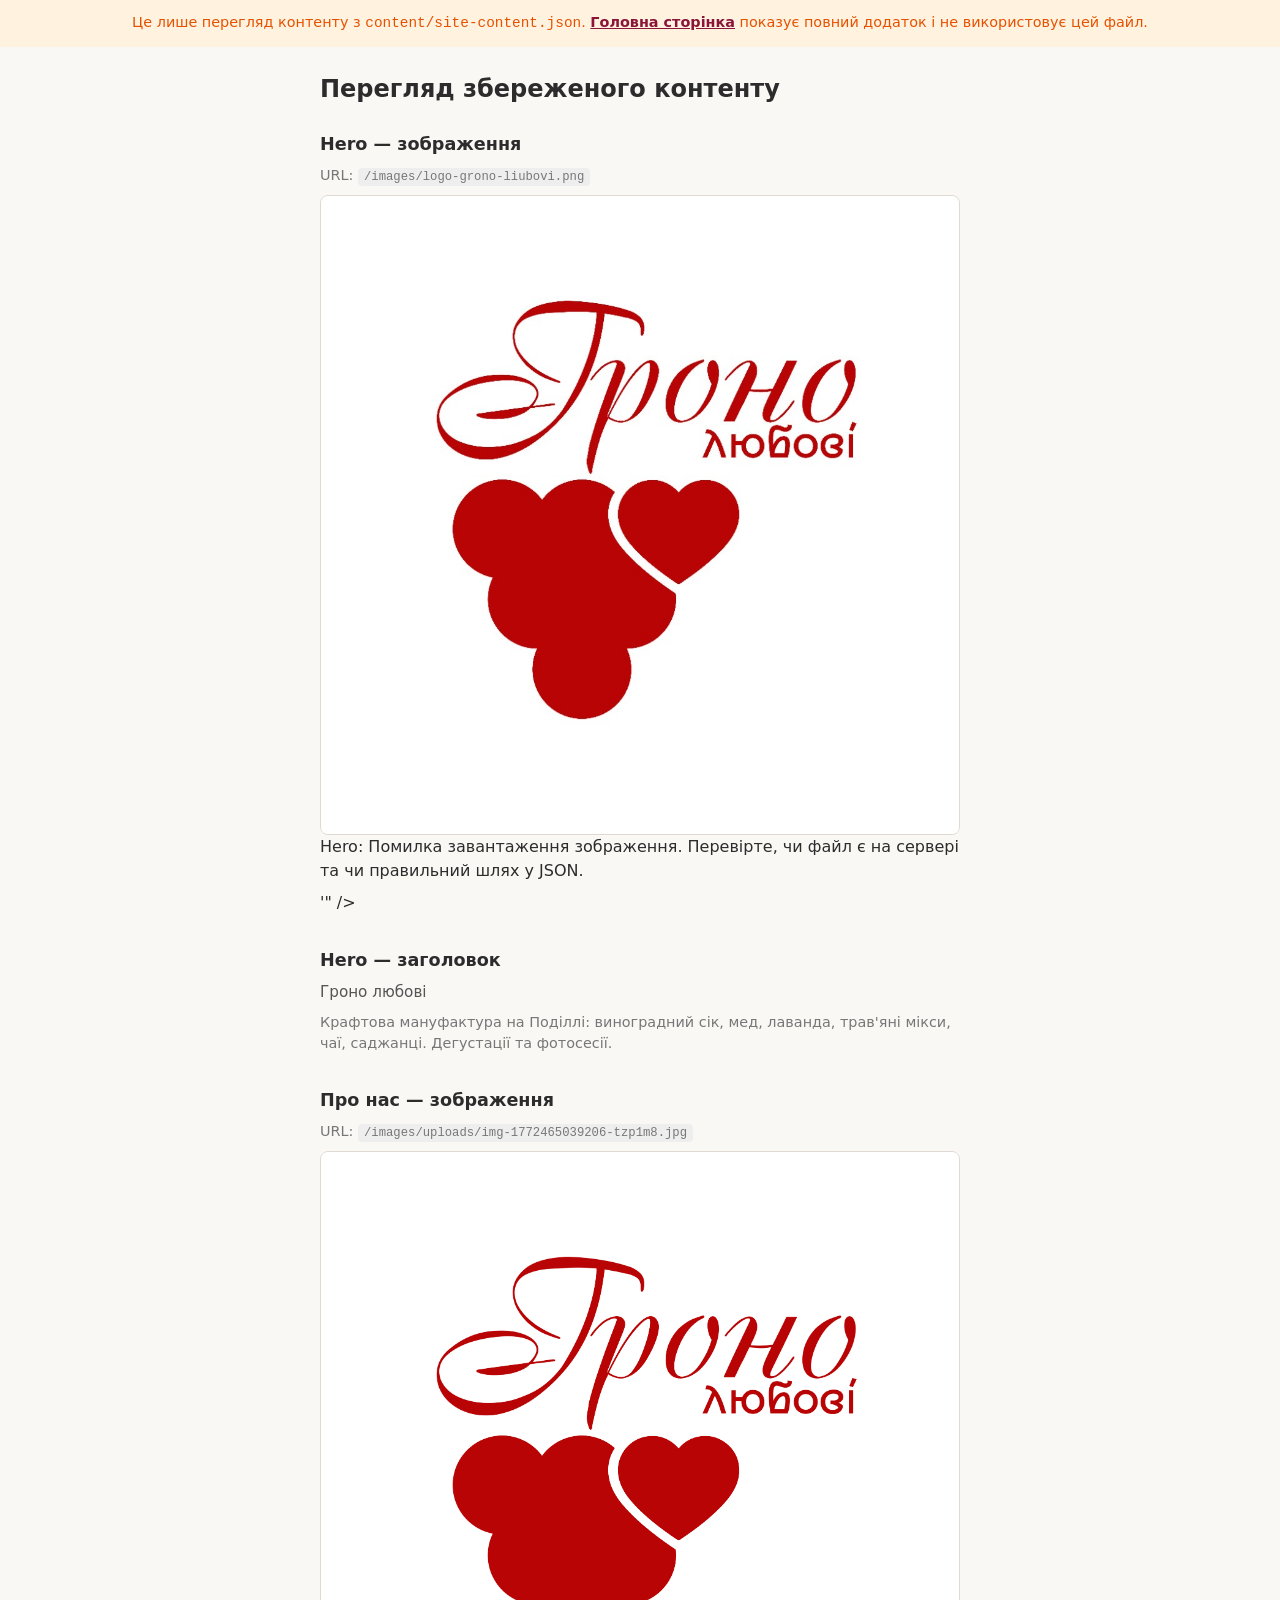
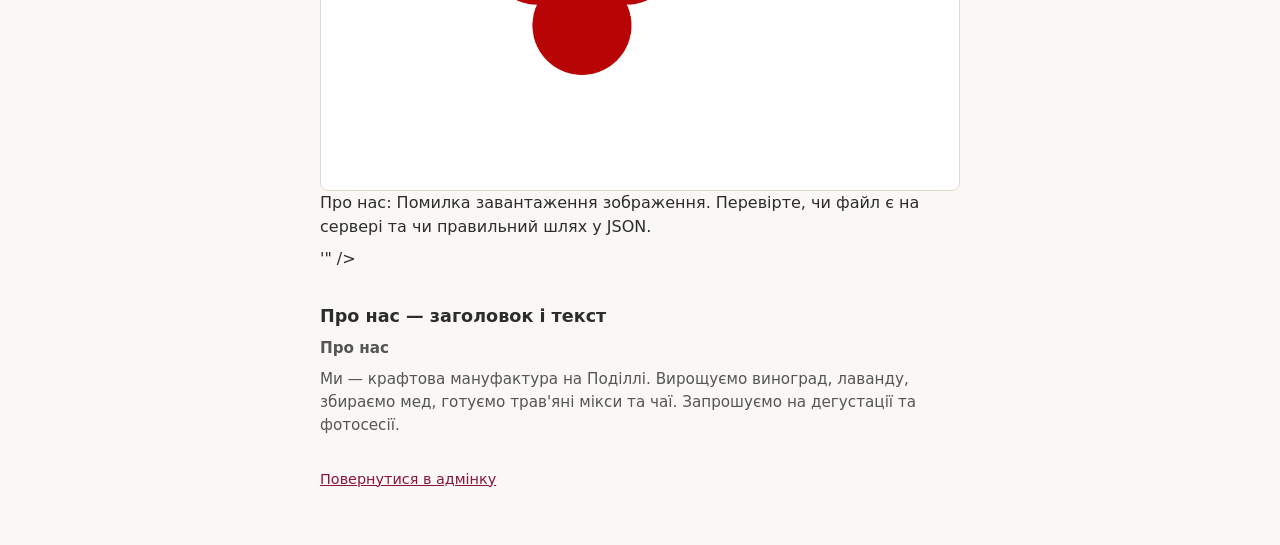
<file: preview.html>
<!DOCTYPE html>
<html lang="uk">
<head>
  <meta charset="UTF-8" />
  <meta name="viewport" content="width=device-width, initial-scale=1" />
  <meta name="robots" content="noindex" />
  <title>Перегляд збереженого контенту — Гроно любові</title>
  <style>
    * { box-sizing: border-box; }
    body { margin: 0; font-family: system-ui, -apple-system, sans-serif; background: #faf8f5; color: #2c2c2c; line-height: 1.5; }
    .preview-notice { background: #fff3e0; color: #e65100; padding: 12px 16px; text-align: center; font-size: 0.9rem; }
    .preview-notice a { color: #8B1538; font-weight: 600; }
    #root { max-width: 42rem; margin: 0 auto; padding: 24px 16px 48px; }
    #root h1 { font-size: 1.5rem; margin: 0 0 24px; }
    #root h2 { font-size: 1.1rem; margin: 0 0 8px; }
    #root section { margin-bottom: 32px; }
    #root p { margin: 0 0 8px; color: #555; font-size: 0.95rem; }
    #root code { background: #eee; padding: 2px 6px; border-radius: 4px; font-size: 0.85em; }
    #root img { max-width: 100%; height: auto; border-radius: 8px; border: 1px solid #e0d9d2; display: block; }
    #root .img-error { color: #c62828; font-size: 0.9rem; }
    #root .muted { color: #777; font-size: 0.9rem; }
    #root a { color: #8B1538; }
  </style>
</head>
<body>
  <div class="preview-notice">Це лише перегляд контенту з <code>content/site-content.json</code>. <a href="/">Головна сторінка</a> показує повний додаток і не використовує цей файл.</div>
  <div id="root"></div>
  <script>
    (function() {
      var root = document.getElementById('root');
      function esc(t) { var d = document.createElement('div'); d.textContent = t == null ? '' : t; return d.innerHTML; }
      function imgUrl(url) {
        if (!url) return '';
        if (url.indexOf('http') === 0) return url;
        var path = url.indexOf('/') === 0 ? url : '/' + url;
        var origin = window.location.origin || (window.location.protocol + '//' + window.location.host);
        return origin + path;
      }
      function sectionImg(label, url, sectionName) {
        if (!url) return '<p class="muted">URL не задано</p>';
        var src = imgUrl(url);
        var errMsg = (sectionName ? sectionName + ': ' : '') + 'Помилка завантаження зображення. Перевірте, чи файл є на сервері та чи правильний шлях у JSON.';
        return '<p class="muted" style="margin-bottom:8px">URL: <code>' + esc(url) + '</code></p>' +
          '<img src="' + esc(src) + '" alt="' + esc(label) + '" onerror="this.outerHTML=\'<p class="img-error">' + esc(errMsg) + '</p>\'" />';
      }
      fetch('content/site-content.json').then(function(r) { return r.ok ? r.json() : null; }).catch(function() { return null; }).then(function(data) {
        if (!data) {
          root.innerHTML = '<p style="padding:24px">Контент не знайдено або помилка завантаження.</p>';
          return;
        }
        var hero = data.hero || {}, about = data.about || {};
        root.innerHTML =
          '<h1>Перегляд збереженого контенту</h1>' +
          '<section><h2>Hero — зображення</h2>' + sectionImg('Hero', hero.image, 'Hero') + '</section>' +
          '<section><h2>Hero — заголовок</h2><p>' + esc(hero.title || '—') + '</p><p class="muted">' + esc(hero.subtitle || '') + '</p></section>' +
          '<section><h2>Про нас — зображення</h2>' + sectionImg('Про нас', about.image, 'Про нас') + '</section>' +
          '<section><h2>Про нас — заголовок і текст</h2><p><strong>' + esc(about.title || '—') + '</strong></p><p>' + esc(about.body || '') + '</p></section>' +
          '<p style="margin-top:24px" class="muted"><a href="/admin/">Повернутися в адмінку</a></p>';
      });
    })();
  </script>
</body>
</html>
</file>
